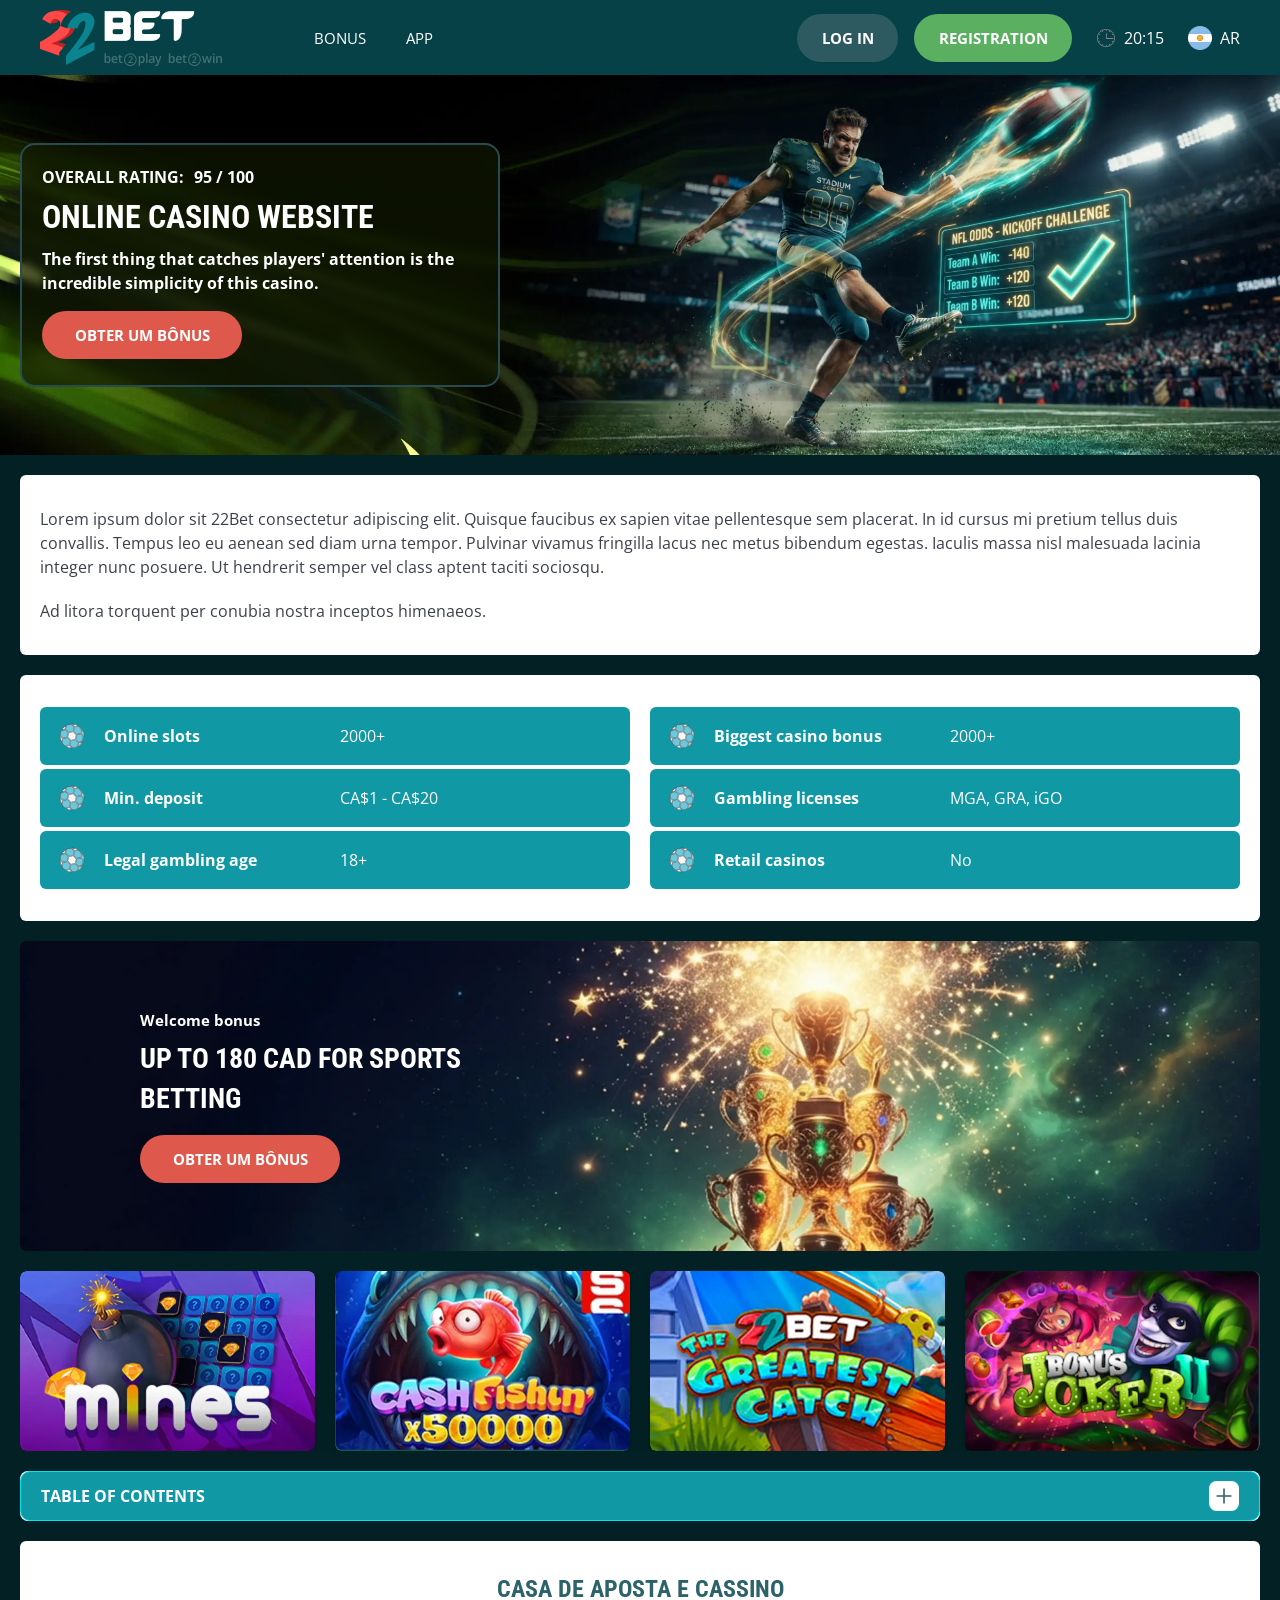
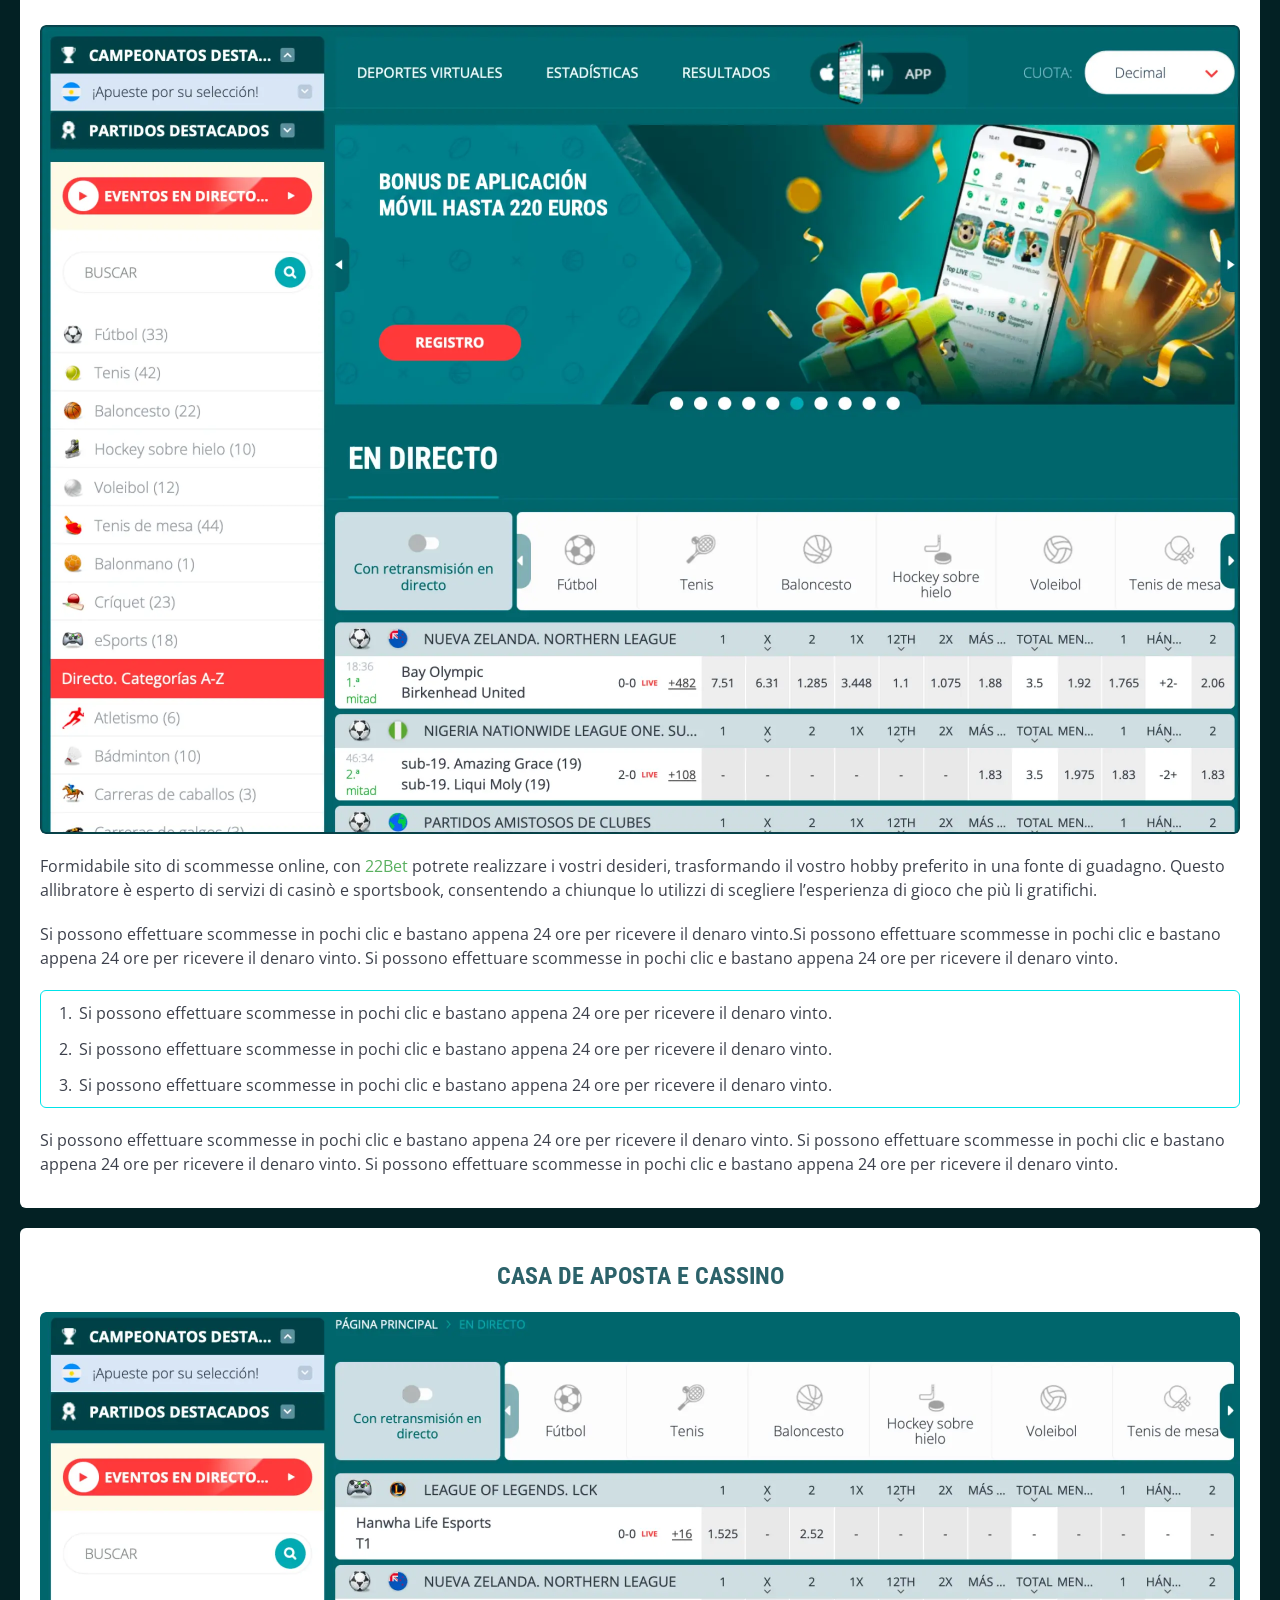
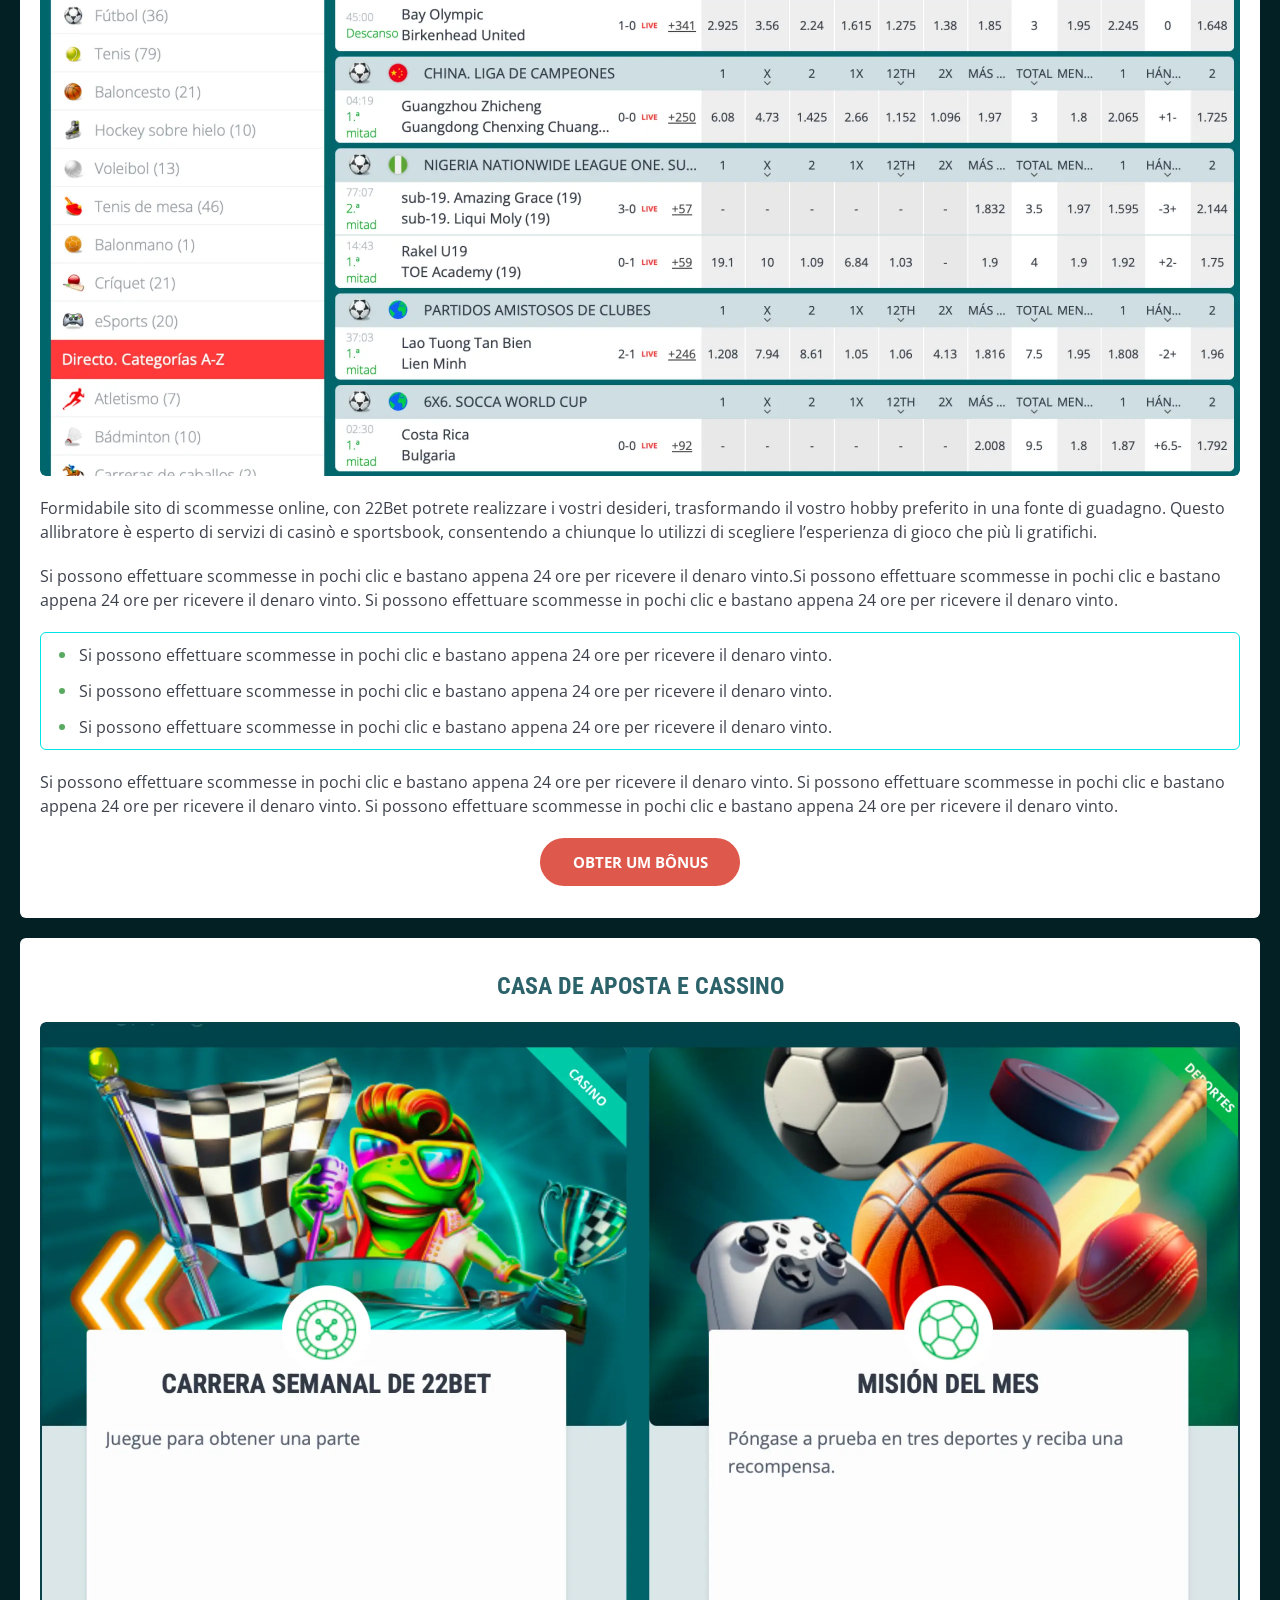
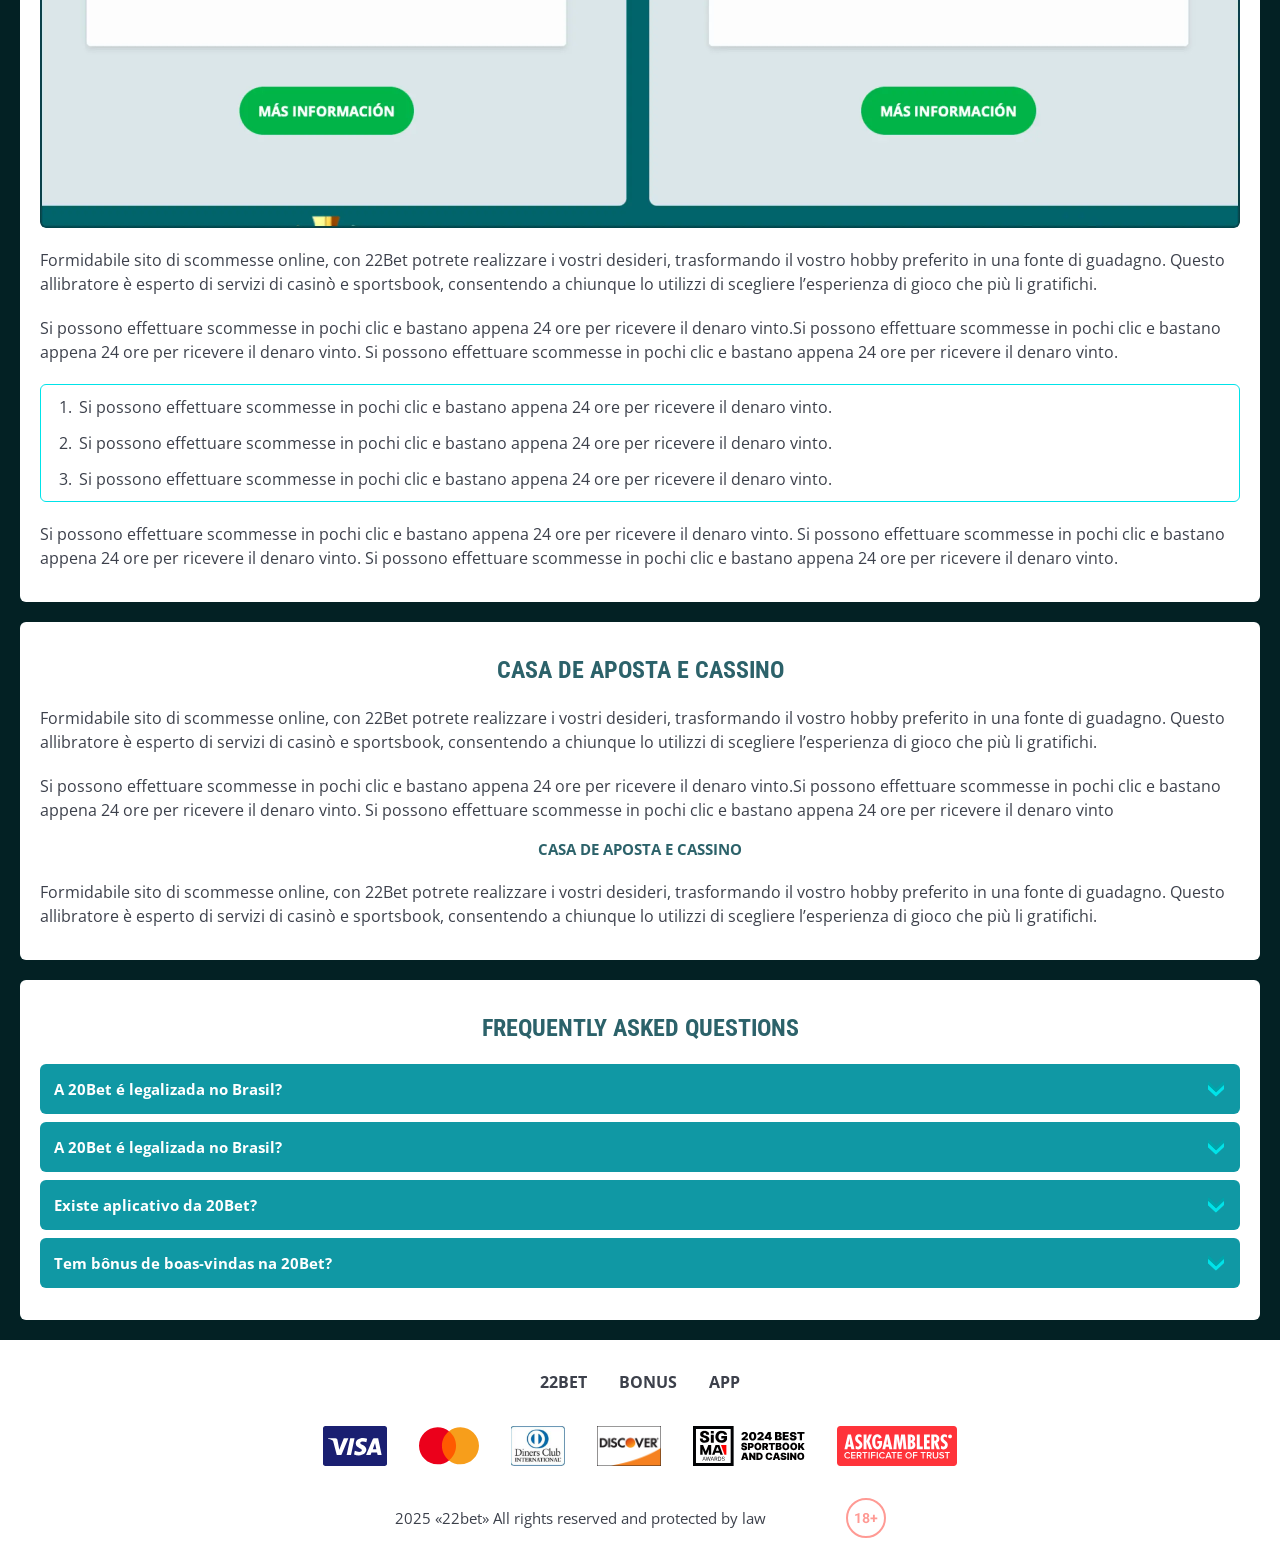
<file: index.html>
<!DOCTYPE html>
<html lang="ar">
  <head>
    <meta charset="UTF-8" />
   
    <meta name="viewport" content="width=device-width, initial-scale=1.0" />
    <title>22Bet </title>
    <meta name="description" content />
    <meta property="og:site_name" content />
    <meta property="og:title" content />
    <meta property="og:type" content="website" />
    <meta property="og:url" content />
    <meta property="og:image" content />
    <meta property="og:image:alt" content />
    <meta property="og:locale" content="ar" />
    <meta property="og:description" content />
    <link rel="preconnect" href="https://fonts.googleapis.com" />
    <link rel="preconnect" href="https://fonts.gstatic.com" crossorigin="anonymous" />
   <link href="https://fonts.googleapis.com/css2?family=Open+Sans:ital,wght@0,300..800;1,300..800&display=swap" rel="stylesheet">
<link href="https://fonts.googleapis.com/css?family=Roboto+Condensed&display=swap" rel="stylesheet">

   <link rel="stylesheet" href="./css/reset.css" />
    <link rel="stylesheet" href="./css/main.css" />
    <link rel="stylesheet" href="./css/media.css"/>
    <link rel="icon" href="./images/Group.png" type="image/x-icon"/>
    <script
    src="https://code.jquery.com/jquery-3.6.1.min.js"
    integrity="sha256-o88AwQnZB+VDvE9tvIXrMQaPlFFSUTR+nldQm1LuPXQ="
    crossorigin="anonymous"
  ></script>
  </head>
  <body>
    <header class="header">
      <section class="content header__content">
        <a href="./index.html" class="logo header__logo"
          ><img src="./images/logo.png" alt="logo" title
        /></a>
        <button class="header__btn-menu" >
          <svg width="16px" height="16px" viewBox="0 0 16 16" xmlns="http://www.w3.org/2000/svg">
              <rect y="0" width="16" height="3" rx="1.5"></rect>
              <rect y="6.5" width="16" height="3" rx="1.5"></rect>
              <rect y="13" width="16" height="3" rx="1.5"></rect>
            </svg>
        </button>

          <nav class="menu header__menu">
            <ul class="header__menu-list">
                
              <li >
                 <a href="./bonus.html" >
                Bonus
              </a>
             
              
            </li>
              <li>
                <a href="./app.html">
                 App
                </a>
              </li>
           
             
            </ul>
            <div class="header__button header__button-menu " >
              <a href="#" class="button  button__login-menu">log in</a>
              <a href="#" class="button button__menu">registration</a>
            </div>
           
          </nav>
            <a href="#" class="button button__login">log in</a>
            <a href="#" class="button button__singup">registration</a>
            <div id="clock" class="header__time">00:00</div>
            <a href="#" class="header__flag">
                <span><img src="./images/flag.png" alt="flag" title /></span>
                <span>ar</span>
              </a>
      </section>
    </header>
     <main class="main home main-page">
        <section class=" hero hero__page">
           
            <div class="background">
              <img src="./images/main/bg-main.webp" alt="hero" title />
              
            </div>
            <div class="hero__wrapper">
              <div class="hero__data">
                <div class="hero__rating" >
                  <p>Overall Rating:</p>
                 
                  <span >
                    <span >95</span>
                  <span>/</span> 
                  <span >100</span>
                  
                  </span>
                </div>
                <h1 class="title general hero__title">
                 Online Casino Website
                </h1>
                <p class="hero__text">The first thing that catches players' attention is the incredible simplicity of this casino.</p>
                <a href="#" class="button  hero__button">Obter um Bônus</a>
               
              </div>
             
            </div>
          </section>
      <section class="main__wrap main__wrap-page">
       
       <section class="content__wrapper content__wrapper-page">

         
        
       
          <section class="content article">
            <p>
             Lorem ipsum dolor sit 22Bet consectetur adipiscing elit. Quisque faucibus ex sapien vitae pellentesque sem placerat. In id cursus mi pretium tellus duis convallis. Tempus leo eu aenean sed diam urna tempor. Pulvinar vivamus fringilla lacus nec metus bibendum egestas. Iaculis massa nisl malesuada lacinia integer nunc posuere. Ut hendrerit semper vel class aptent taciti sociosqu.
            </p>
            <p>
             Ad litora torquent per conubia nostra inceptos himenaeos.
            </p>
          </section>
      <section class="content features">
           
              <table class="features__table">
               <tbody class="features__group">
                 
                   <tr>
                   <td><img src="./images/main/features-icon.svg" alt="" title>Online slots</td>
                   <td>2000+</td>
                  </tr>
                  <tr>
                   <td><img src="./images/main/features-icon.svg" alt="" title>Biggest casino bonus</td>
                   <td>2000+</td>
                  </tr>
                  <tr>
                   <td><img src="./images/main/features-icon.svg" alt="" title>Min. deposit</td>
                   <td>CA$1 - CA$20</td>
                  </tr>
              
                     <tr>
                     <td><img src="./images/main/features-icon.svg" alt="" title>Gambling licenses</td>
                     <td>MGA, GRA, iGO</td>
                   </tr>
                   <tr>
                     <td><img src="./images/main/features-icon.svg" alt="" title>Legal gambling age</td>
                     <td>18+</td>
                   </tr>
                   <tr>
                     <td><img src="./images/main/features-icon.svg" alt="" title>Retail casinos</td>
                     <td>No</td>
                   </tr>
                
               </tbody>
             </table>
            
         
           </section>  

        
             
             <section class="content banner banner-main">
            <div class="background ">
              
              <img src="./images/main/banner-main.webp" alt="banner" title />
              
            </div>
            <div class="banner__info">
                <p class="banner__subtitle">Welcome bonus</p>
              <h2 class="title high banner__title-main">
             up to 180 CAD
for sports betting
              </h2>
          
              <a href="#" class="button banner__button">Obter um Bônus</a>
            </div>
          </section>
          
           <section class="content casino">
           
              <ul class="casino__list ">
                <li class="casino__item">
                    <a href="#"><div class="casino__wrapper">
                      <img class="casino__img" src="./images/main/card-main1.webp" alt="" title>
                    <div class="casino__hover casino__hover-live">
                        
                        <div class="casino-box">
                            
                        <span href="#" class="button  casino__buttons">Play now</span>
                        </div>
                    </div>
                    </div>
                    </a>
                </li>
                <li class="casino__item">
                  <a href="#"><div class="casino__wrapper">
                      <img class="casino__img" src="./images/main/card-main2.webp" alt="" title>
                    <div class="casino__hover casino__hover-live">
                        
                        <div class="casino-box">
                            
                        <span href="#" class="button  casino__buttons">Play now</span>
                        </div>
                    </div>
                    </div>
                    </a>
              </li>
              <li class="casino__item">
              <a href="#"><div class="casino__wrapper">
                      <img class="casino__img" src="./images/main/card-main3.webp" alt="" title>
                    <div class="casino__hover casino__hover-live">
                        
                        <div class="casino-box">
                            
                        <span href="#" class="button  casino__buttons">Play now</span>
                        </div>
                    </div>
                    </div>
                    </a>
            </li>
             <li class="casino__item">
                <a href="#"><div class="casino__wrapper">
                      <img class="casino__img" src="./images/main/card-main4.webp" alt="" title>
                    <div class="casino__hover casino__hover-live">
                        
                        <div class="casino-box">
                            
                        <span href="#" class="button  casino__buttons">Play now</span>
                        </div>
                    </div>
                    </div>
                    </a>
            </li>
        

              </ul>
         </section>
              <section class="content menu-review__content">
              

            
                <div class="menu__review-desk menu__review-content">Table of Contents</div>
                <ul class="menu__review menu__review-list">
                  <li><a href="#">Lorem ipsum dolor sit</a></li>
                    <li><a href="#">Amet consectetur adipiscing</a></li>
                      <li><a href="#">Quisque faucibus ex sapien vitae</a></li>
                        <li><a href="#">Ut hendrerit sempero</a></li>
                          <li><a href="#">Pulvinar vivamus fringilla</a></li>
                           <li><a href="#">Ad litora torquent per conubia</a></li>
                         
                          
                </ul>
             
          
          </section>
          
        
          <section class="content article">
            <h2 class="title high article__title">Casa de Aposta e Cassino</h2>
             <div class="images">
              <img src="./images/main/image1-main.webp" alt="banner" title />
            </div>
            <p>
             Formidabile sito di scommesse online, con <a href="#">22Bet</a> potrete realizzare i vostri desideri, trasformando il vostro hobby preferito in una fonte di guadagno. Questo allibratore è esperto di servizi di casinò e sportsbook, consentendo a chiunque lo utilizzi di scegliere l’esperienza di gioco che più li gratifichi.
            </p>
            <p>
             Si possono effettuare scommesse in pochi clic e bastano appena 24 ore per ricevere il denaro vinto.Si possono effettuare scommesse in pochi clic e bastano appena 24 ore per ricevere il denaro vinto. Si possono effettuare scommesse in pochi clic e bastano appena 24 ore per ricevere il denaro vinto.
            </p>
           <ol>
              <li>Si possono effettuare scommesse in pochi clic e bastano appena 24 ore per ricevere il denaro vinto.</li>
              <li>Si possono effettuare scommesse in pochi clic e bastano appena 24 ore per ricevere il denaro vinto.</li>
              <li>Si possono effettuare scommesse in pochi clic e bastano appena 24 ore per ricevere il denaro vinto.</li>
            </ol>
            <p>Si possono effettuare scommesse in pochi clic e bastano appena 24 ore per ricevere il denaro vinto. Si possono effettuare scommesse in pochi clic e bastano appena 24 ore per ricevere il denaro vinto. Si possono effettuare scommesse in pochi clic e bastano appena 24 ore per ricevere il denaro vinto.</p>
          </section>
           <section class="content article">
            <h2 class="title high article__title">Casa de Aposta e Cassino</h2>
             <div class="images">
              <img src="./images/main/image2-main.webp" alt="banner" title />
            </div>
            <p>
             Formidabile sito di scommesse online, con 22Bet potrete realizzare i vostri desideri, trasformando il vostro hobby preferito in una fonte di guadagno. Questo allibratore è esperto di servizi di casinò e sportsbook, consentendo a chiunque lo utilizzi di scegliere l’esperienza di gioco che più li gratifichi.
            </p>
            <p>
             Si possono effettuare scommesse in pochi clic e bastano appena 24 ore per ricevere il denaro vinto.Si possono effettuare scommesse in pochi clic e bastano appena 24 ore per ricevere il denaro vinto. Si possono effettuare scommesse in pochi clic e bastano appena 24 ore per ricevere il denaro vinto.
            </p>
           <ul>
              <li>Si possono effettuare scommesse in pochi clic e bastano appena 24 ore per ricevere il denaro vinto.</li>
              <li>Si possono effettuare scommesse in pochi clic e bastano appena 24 ore per ricevere il denaro vinto.</li>
              <li>Si possono effettuare scommesse in pochi clic e bastano appena 24 ore per ricevere il denaro vinto.</li>
            </ul>
            <p>Si possono effettuare scommesse in pochi clic e bastano appena 24 ore per ricevere il denaro vinto. Si possono effettuare scommesse in pochi clic e bastano appena 24 ore per ricevere il denaro vinto. Si possono effettuare scommesse in pochi clic e bastano appena 24 ore per ricevere il denaro vinto.</p>
         <a href="#" class="button">Obter um Bônus</a>
          </section>
           <section class="content article">
            <h2 class="title high article__title">Casa de Aposta e Cassino</h2>
             <div class="images">
              <img src="./images/main/image3-main.webp" alt="banner" title />
            </div>
            <p>
             Formidabile sito di scommesse online, con 22Bet potrete realizzare i vostri desideri, trasformando il vostro hobby preferito in una fonte di guadagno. Questo allibratore è esperto di servizi di casinò e sportsbook, consentendo a chiunque lo utilizzi di scegliere l’esperienza di gioco che più li gratifichi.
            </p>
            <p>
             Si possono effettuare scommesse in pochi clic e bastano appena 24 ore per ricevere il denaro vinto.Si possono effettuare scommesse in pochi clic e bastano appena 24 ore per ricevere il denaro vinto. Si possono effettuare scommesse in pochi clic e bastano appena 24 ore per ricevere il denaro vinto.
            </p>
           <ol>
              <li>Si possono effettuare scommesse in pochi clic e bastano appena 24 ore per ricevere il denaro vinto.</li>
              <li>Si possono effettuare scommesse in pochi clic e bastano appena 24 ore per ricevere il denaro vinto.</li>
              <li>Si possono effettuare scommesse in pochi clic e bastano appena 24 ore per ricevere il denaro vinto.</li>
            </ol>
            <p>Si possono effettuare scommesse in pochi clic e bastano appena 24 ore per ricevere il denaro vinto. Si possono effettuare scommesse in pochi clic e bastano appena 24 ore per ricevere il denaro vinto. Si possono effettuare scommesse in pochi clic e bastano appena 24 ore per ricevere il denaro vinto.</p>
          </section>
           <section class="content article">
            <h2 class="title high article__title">Casa de Aposta e Cassino</h2>
            <p>Formidabile sito di scommesse online, con 22Bet potrete realizzare i vostri desideri, trasformando il vostro hobby preferito in una fonte di guadagno. Questo allibratore è esperto di servizi di casinò e sportsbook, consentendo a chiunque lo utilizzi di scegliere l’esperienza di gioco che più li gratifichi.</p>
            <p>Si possono effettuare scommesse in pochi clic e bastano appena 24 ore per ricevere il denaro vinto.Si possono effettuare scommesse in pochi clic e bastano appena 24 ore per ricevere il denaro vinto. Si possono effettuare scommesse in pochi clic e bastano appena 24 ore per ricevere il denaro vinto</p>
            <h3>Casa de Aposta e Cassino</h3>
            <p>Formidabile sito di scommesse online, con 22Bet potrete realizzare i vostri desideri, trasformando il vostro hobby preferito in una fonte di guadagno. Questo allibratore è esperto di servizi di casinò e sportsbook, consentendo a chiunque lo utilizzi di scegliere l’esperienza di gioco che più li gratifichi.</p>
           </section>

          <section class="content faq">
            <h2 class="title high faq__title">Frequently Asked Questions</h2>
            <ol class="faq__list " >
              <li class="faq__item"  >
                <h3 class="title medium faq__subtitle js-button-expander js-button-expander--faq"  >A 20Bet é legalizada no Brasil?
                 </h3>
                <div  class="faq__answer js-expand-content js-expand-content--faq" >
                  <p  >
                    Sim, a casa de apostas tem licença emitida por Curaçao, que é reconhecida no Brasil e a permite atuar por aqui.
                  </p>
                </div>
              </li>
              <li class="faq__item"  >
                <h3 class="title medium faq__subtitle js-button-expander js-button-expander--faq"  >A 20Bet é legalizada no Brasil?</h3>
                <div class="faq__answer js-expand-content js-expand-content--faq" >
                  <p  >
                    Sim, a casa de apostas tem licença emitida por Curaçao, que é reconhecida no Brasil e a permite atuar por aqui.
                  </p>
                </div>
              </li> 
              <li class="faq__item"  >
                <h3 class="title medium faq__subtitle js-button-expander js-button-expander--faq"  >Existe aplicativo da 20Bet?</h3>
                <div class="faq__answer js-expand-content js-expand-content--faq" >
                  <p  >
                   Sim, disponível para sistemas operacionais iOS e Android.
                  </p>
                </div>
              </li> 
              <li class="faq__item"  >
                <h3 class="title medium faq__subtitle js-button-expander js-button-expander--faq"  >Tem bônus de boas-vindas na 20Bet?</h3>
                <div class="faq__answer js-expand-content js-expand-content--faq" >
                  <p  >
                   O pacote especial para novos usuários da 20Bet paga 100% sobre o primeiro depósito, com limite de 600 BRL.
                  </p>
                </div>
              </li> 
             
            </ol>
          </section>
          
        </section> 
      
        <div class=""  onclick="scrollToTop()">
          <button class="main__arrow" id="scrollToTopBtn"></button>
        </div> 
        
      </section>
    </main> 
     <footer class=" footer ">
      <section class="content footer__content">
        <ul class="footer__menu">
         <li><a href="/">22bet</a></li>
         <li><a href="./bonus.html">Bonus</a></li>
         <li><a href="./app.html">App</a></li>
        
        </ul>
       
          <ul class="footer__cards-list">
           
            <li>
              <a href="#"
                ><img src="./images/visa.svg" alt="cardvisa" title
              /></a>
            </li>
            <li>
              <a href="#"
                ><img
                  src="./images/mastercard.svg"
                  alt="mastercard"
                  title
              /></a>
            </li>
            <li>
                <a href="#"
                  ><img src="./images/diners.svg" alt="diners" title
                /></a>
              </li>
              <li>
                <a href="#"
                  ><img src="./images/discover.svg" alt="discover" title
                /></a>
              </li>
              <li>
                <a href="#"
                  ><img src="./images/sigma.svg" alt="sigma" title
                /></a>
              </li>
              <li>
                <a href="#"
                  ><img src="./images/ask.svg" alt="ask" title
                /></a>
              </li>
            
          </ul>
       
        <div class="footer__wrapp">
          <div class="footer__text">
           
            <p>2025 «22bet» All rights reserved and protected by law
</p>
           
          </div>
          <div class="footer__age">
            <img src="./images/age.svg" alt="age" title />
          </div>
        </div>
      
      </section>
    </footer>
    <script src="./js/arrowUp.js" defer></script>
    <script src="./js/sidebar.js" defer></script>
    <script src="./js/expander.js" defer></script>
    <script src="./js/mobile-menu.js" defer></script>
    <script src="./js/clock.js" defer></script>
  </body>
</html>
</file>
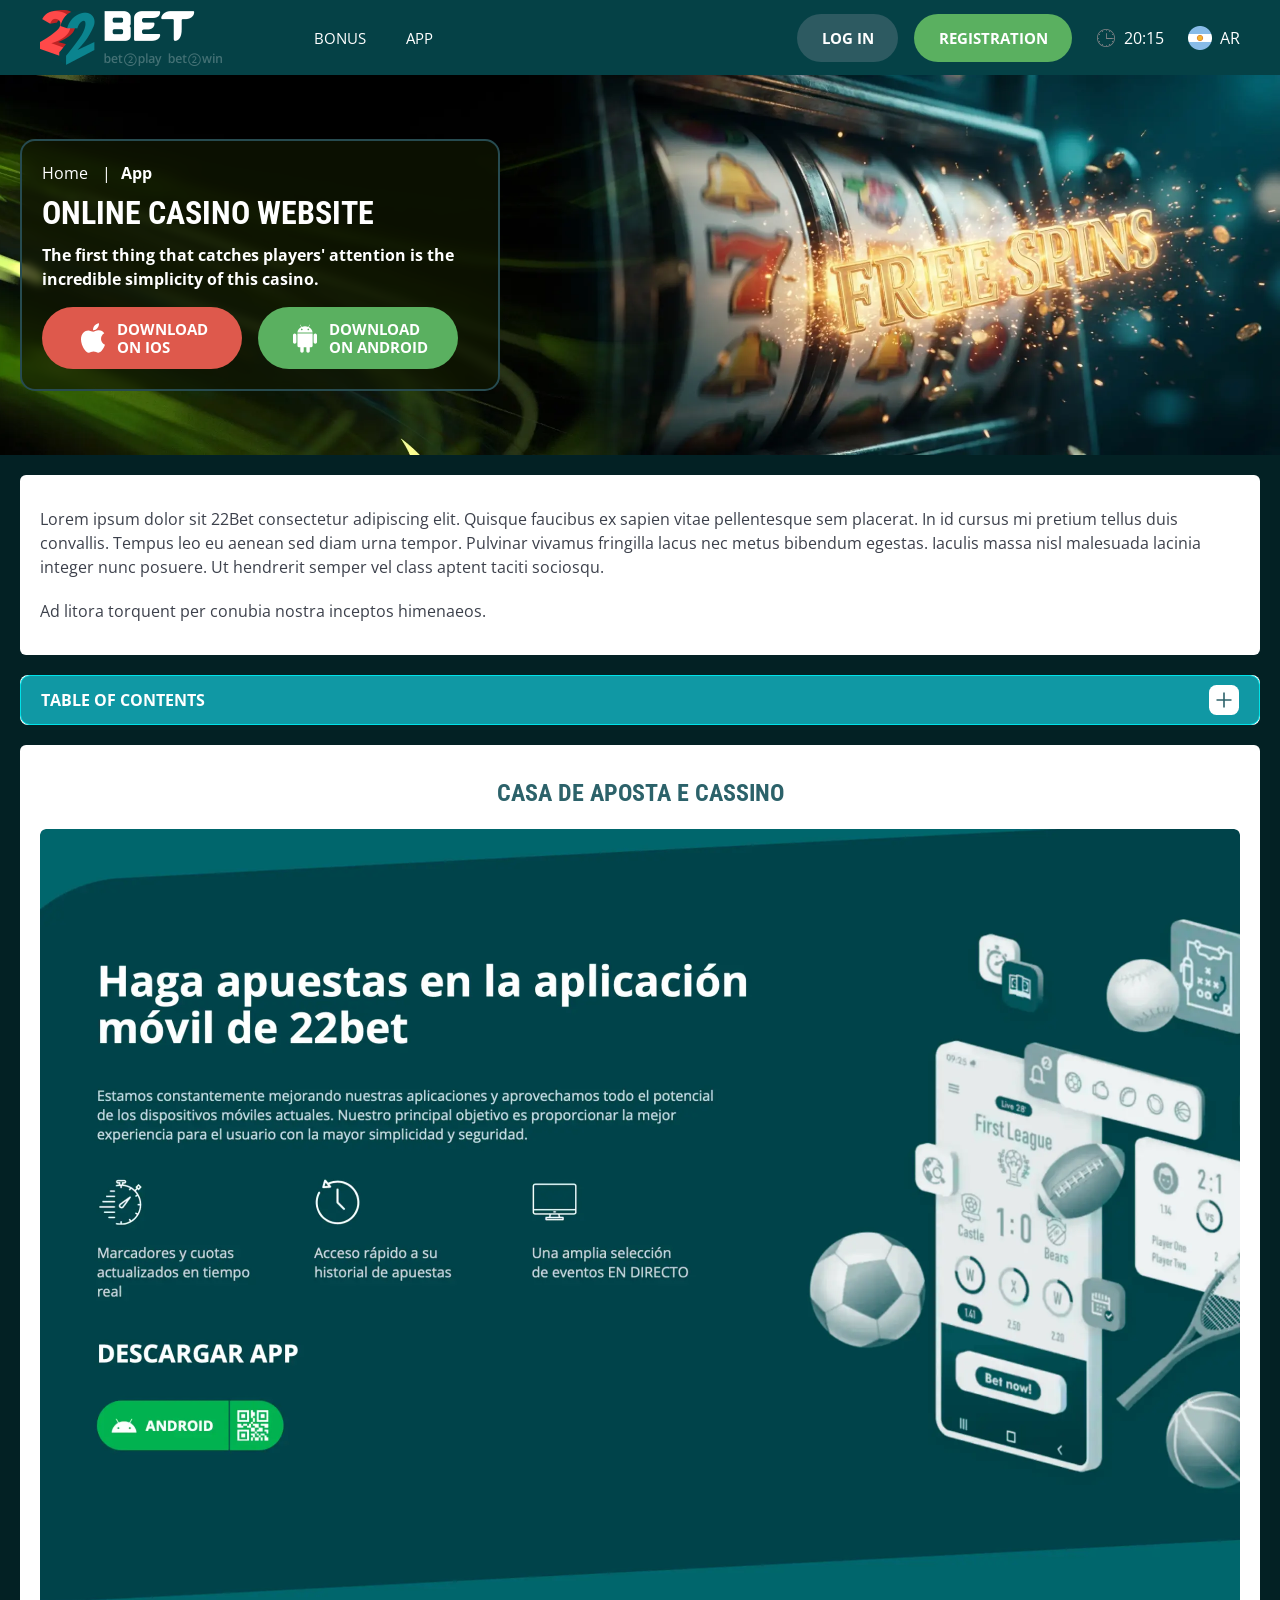
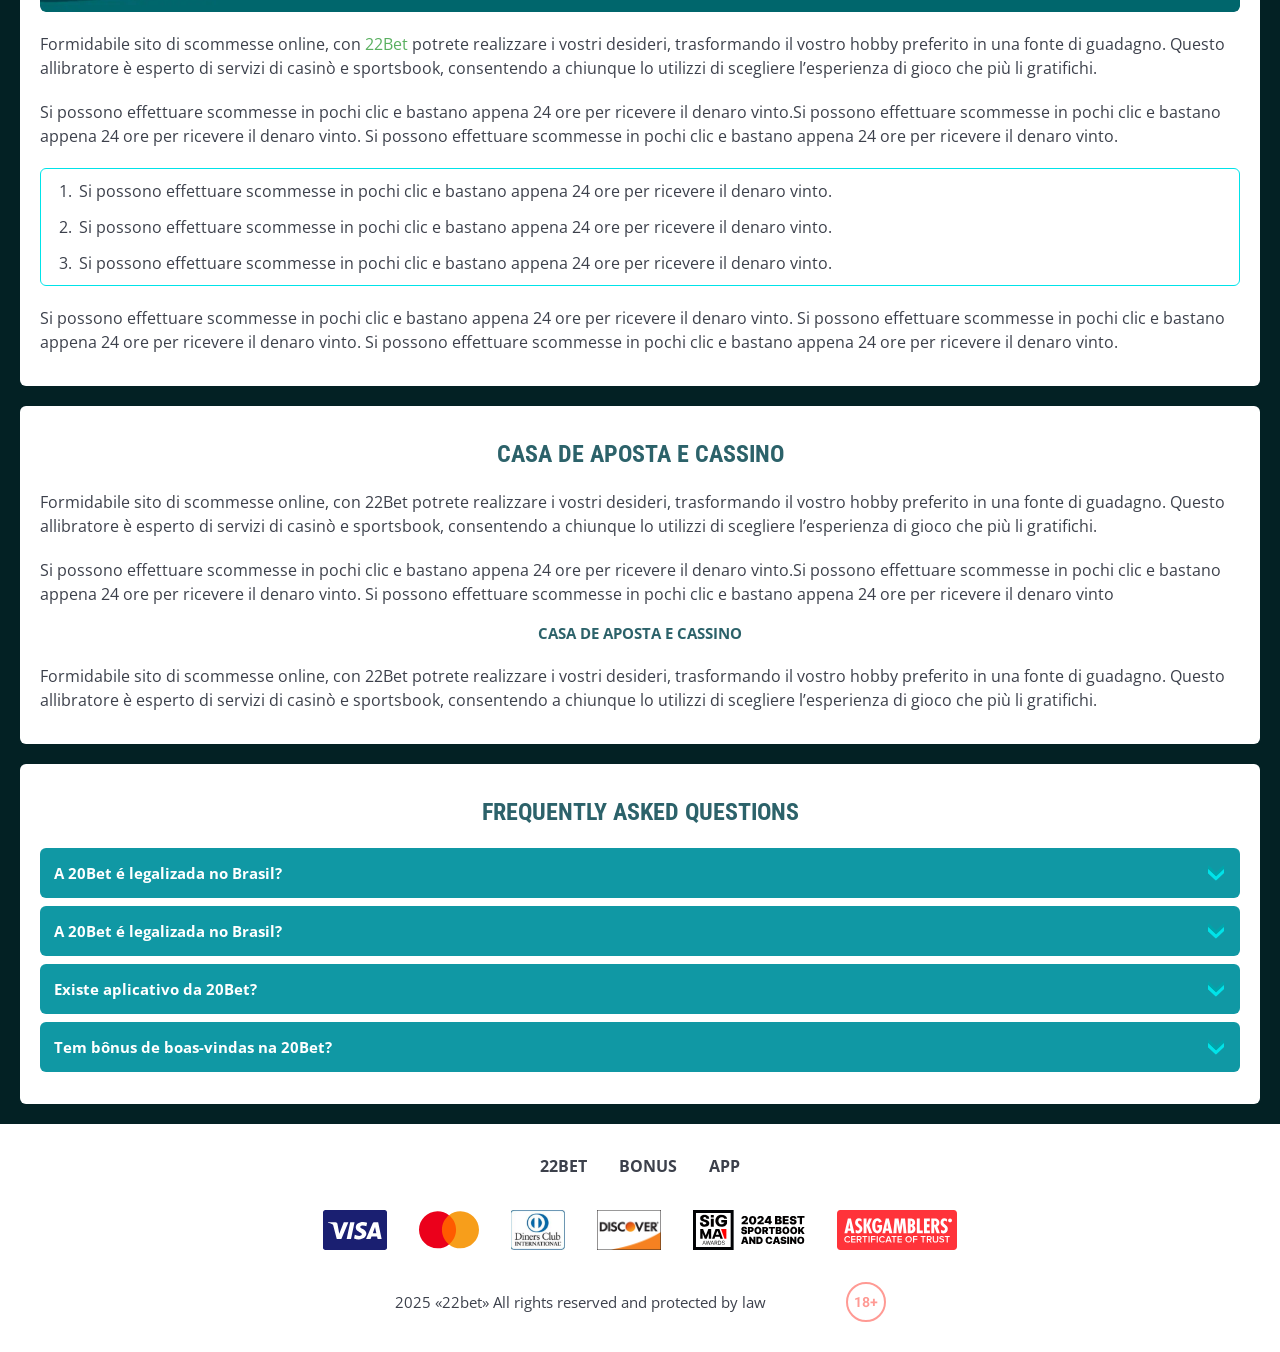
<file: app.html>
<!DOCTYPE html>
<html lang="ar">
  <head>
    <meta charset="UTF-8" />
   
    <meta name="viewport" content="width=device-width, initial-scale=1.0" />
    <title>22Bet </title>
    <meta name="description" content />
    <meta property="og:site_name" content />
    <meta property="og:title" content />
    <meta property="og:type" content="website" />
    <meta property="og:url" content />
    <meta property="og:image" content />
    <meta property="og:image:alt" content />
    <meta property="og:locale" content="ar" />
    <meta property="og:description" content />
    <link rel="preconnect" href="https://fonts.googleapis.com" />
    <link rel="preconnect" href="https://fonts.gstatic.com" crossorigin="anonymous" />
   <link href="https://fonts.googleapis.com/css2?family=Open+Sans:ital,wght@0,300..800;1,300..800&display=swap" rel="stylesheet">
<link href="https://fonts.googleapis.com/css?family=Roboto+Condensed&display=swap" rel="stylesheet">

   <link rel="stylesheet" href="./css/reset.css" />
    <link rel="stylesheet" href="./css/main.css" />
    <link rel="stylesheet" href="./css/media.css"/>
    <link rel="icon" href="./images/Group.png" type="image/x-icon"/>
    <script
    src="https://code.jquery.com/jquery-3.6.1.min.js"
    integrity="sha256-o88AwQnZB+VDvE9tvIXrMQaPlFFSUTR+nldQm1LuPXQ="
    crossorigin="anonymous"
  ></script>
  </head>
  <body>
    <header class="header">
      <section class="content header__content">
        <a href="./index.html" class="logo header__logo"
          ><img src="./images/logo.png" alt="logo" title
        /></a>
        <button class="header__btn-menu" >
          <svg width="16px" height="16px" viewBox="0 0 16 16" xmlns="http://www.w3.org/2000/svg">
              <rect y="0" width="16" height="3" rx="1.5"></rect>
              <rect y="6.5" width="16" height="3" rx="1.5"></rect>
              <rect y="13" width="16" height="3" rx="1.5"></rect>
            </svg>
        </button>

          <nav class="menu header__menu">
        <ul class="header__menu-list">
                
              <li >
                 <a href="./bonus.html" >
                Bonus
              </a>
             
              
            </li>
              <li>
                <a href="./app.html">
                 App
                </a>
              </li>
           
             
            </ul>
            <div class="header__button header__button-menu " >
              <a href="#" class="button  button__login-menu">log in</a>
              <a href="#" class="button button__menu">registration</a>
            </div>
           
          </nav>
            <a href="#" class="button button__login">log in</a>
            <a href="#" class="button button__singup">registration</a>
            <div id="clock" class="header__time">00:00</div>
            <a href="#" class="header__flag">
                <span><img src="./images/flag.png" alt="flag" title /></span>
                <span>ar</span>
              </a>
      </section>
    </header>
     <main class="main home main-page">
        <section class=" hero hero__page">
           
            <div class="background ">
              <img src="./images/app/bg-app.webp" alt="hero" title />
              
            </div>
            <div class="hero__wrapper hero__wrapper-page">
              <div class="hero__data hero__data-bonus">
                <ul
                class="breadcrumbs "
                
              >
                <li
                  
                >
                  <a href="#" >
                    <span >Home</span></a
                  >
                 
                </li>
                <li
                  
                >
                  <a href="/" > <span >App</span></a>
                 
                </li>
              </ul>
                <h1 class="title general hero__title">
                  Online Casino Website
                </h1>
                 <p class="hero__text">The first thing that catches players' attention is the incredible simplicity of this casino.</p>
               
              <div class="banner__content banner__content-app">
             
                  <a href="#" class="banner__btn banner__btn-app">
                    <img src="./images/main/apple-app.svg" alt="icon" title>
                   Download  </br>
on IOS 
                  </a>
                  <a href="#" class="banner__btn banner__btn-android"
                    > <img src="./images/main/android-app.svg" alt="icon" title>Download  </br>
on Android </a
                  >
                </div>
              </div>
             
            </div>
          </section>
      <section class="main__wrap main__wrap-page">
       
       <section class="content__wrapper content__wrapper-page">

         
        
       
          <section class="content article">
            <p>
             Lorem ipsum dolor sit 22Bet consectetur adipiscing elit. Quisque faucibus ex sapien vitae pellentesque sem placerat. In id cursus mi pretium tellus duis convallis. Tempus leo eu aenean sed diam urna tempor. Pulvinar vivamus fringilla lacus nec metus bibendum egestas. Iaculis massa nisl malesuada lacinia integer nunc posuere. Ut hendrerit semper vel class aptent taciti sociosqu.
            </p>
            <p>
             Ad litora torquent per conubia nostra inceptos himenaeos.
            </p>
          </section>
         
       <section class="content menu-review__content">
              

            
                <div class="menu__review-desk menu__review-content">Table of Contents</div>
                <ul class="menu__review menu__review-list">
                  <li><a href="#">Lorem ipsum dolor sit</a></li>
                    <li><a href="#">Amet consectetur adipiscing</a></li>
                      <li><a href="#">Quisque faucibus ex sapien vitae</a></li>
                        <li><a href="#">Ut hendrerit sempero</a></li>
                          <li><a href="#">Pulvinar vivamus fringilla</a></li>
                           <li><a href="#">Ad litora torquent per conubia</a></li>
                         
                          
                </ul>
             
          
          </section>
        
          <section class="content article">
            <h2 class="title high article__title">Casa de Aposta e Cassino</h2>
             <div class="images">
              <img src="./images/app/image1-app.webp" alt="banner" title />
            </div>
            <p>
             Formidabile sito di scommesse online, con <a href="#">22Bet</a> potrete realizzare i vostri desideri, trasformando il vostro hobby preferito in una fonte di guadagno. Questo allibratore è esperto di servizi di casinò e sportsbook, consentendo a chiunque lo utilizzi di scegliere l’esperienza di gioco che più li gratifichi.
            </p>
            <p>
             Si possono effettuare scommesse in pochi clic e bastano appena 24 ore per ricevere il denaro vinto.Si possono effettuare scommesse in pochi clic e bastano appena 24 ore per ricevere il denaro vinto. Si possono effettuare scommesse in pochi clic e bastano appena 24 ore per ricevere il denaro vinto.
            </p>
           <ol>
              <li>Si possono effettuare scommesse in pochi clic e bastano appena 24 ore per ricevere il denaro vinto.</li>
              <li>Si possono effettuare scommesse in pochi clic e bastano appena 24 ore per ricevere il denaro vinto.</li>
              <li>Si possono effettuare scommesse in pochi clic e bastano appena 24 ore per ricevere il denaro vinto.</li>
            </ol>
            <p>Si possono effettuare scommesse in pochi clic e bastano appena 24 ore per ricevere il denaro vinto. Si possono effettuare scommesse in pochi clic e bastano appena 24 ore per ricevere il denaro vinto. Si possono effettuare scommesse in pochi clic e bastano appena 24 ore per ricevere il denaro vinto.</p>
          </section>
         
         
           <section class="content article">
            <h2 class="title high article__title">Casa de Aposta e Cassino</h2>
            <p>Formidabile sito di scommesse online, con 22Bet potrete realizzare i vostri desideri, trasformando il vostro hobby preferito in una fonte di guadagno. Questo allibratore è esperto di servizi di casinò e sportsbook, consentendo a chiunque lo utilizzi di scegliere l’esperienza di gioco che più li gratifichi.</p>
            <p>Si possono effettuare scommesse in pochi clic e bastano appena 24 ore per ricevere il denaro vinto.Si possono effettuare scommesse in pochi clic e bastano appena 24 ore per ricevere il denaro vinto. Si possono effettuare scommesse in pochi clic e bastano appena 24 ore per ricevere il denaro vinto</p>
            <h3>Casa de Aposta e Cassino</h3>
            <p>Formidabile sito di scommesse online, con 22Bet potrete realizzare i vostri desideri, trasformando il vostro hobby preferito in una fonte di guadagno. Questo allibratore è esperto di servizi di casinò e sportsbook, consentendo a chiunque lo utilizzi di scegliere l’esperienza di gioco che più li gratifichi.</p>
           </section>

          <section class="content faq">
            <h2 class="title high faq__title">Frequently Asked Questions</h2>
            <ul class="faq__list " >
              <li class="faq__item"  >
                <h3 class="title medium faq__subtitle js-button-expander js-button-expander--faq"  >A 20Bet é legalizada no Brasil?
                 </h3>
                <div  class="faq__answer js-expand-content js-expand-content--faq" >
                  <p  >
                    Sim, a casa de apostas tem licença emitida por Curaçao, que é reconhecida no Brasil e a permite atuar por aqui.
                  </p>
                </div>
              </li>
              <li class="faq__item"  >
                <h3 class="title medium faq__subtitle js-button-expander js-button-expander--faq"  >A 20Bet é legalizada no Brasil?</h3>
                <div class="faq__answer js-expand-content js-expand-content--faq" >
                  <p  >
                    Sim, a casa de apostas tem licença emitida por Curaçao, que é reconhecida no Brasil e a permite atuar por aqui.
                  </p>
                </div>
              </li> 
              <li class="faq__item"  >
                <h3 class="title medium faq__subtitle js-button-expander js-button-expander--faq"  >Existe aplicativo da 20Bet?</h3>
                <div class="faq__answer js-expand-content js-expand-content--faq" >
                  <p  >
                   Sim, disponível para sistemas operacionais iOS e Android.
                  </p>
                </div>
              </li> 
              <li class="faq__item"  >
                <h3 class="title medium faq__subtitle js-button-expander js-button-expander--faq"  >Tem bônus de boas-vindas na 20Bet?</h3>
                <div class="faq__answer js-expand-content js-expand-content--faq" >
                  <p  >
                   O pacote especial para novos usuários da 20Bet paga 100% sobre o primeiro depósito, com limite de 600 BRL.
                  </p>
                </div>
              </li> 
             
            </ul>
          </section>
          
        </section> 
      
        <div class=""  onclick="scrollToTop()">
          <button class="main__arrow" id="scrollToTopBtn"></button>
        </div> 
        
      </section>
    </main> 
 <footer class=" footer ">
      <section class="content footer__content">
        <ul class="footer__menu">
          <li><a href="/">22bet</a></li>
         <li><a href="./bonus.html">Bonus</a></li>
         <li><a href="./app.html">App</a></li>
        
        </ul>
       
          <ul class="footer__cards-list">
           
            <li>
              <a href="#"
                ><img src="./images/visa.svg" alt="cardvisa" title
              /></a>
            </li>
            <li>
              <a href="#"
                ><img
                  src="./images/mastercard.svg"
                  alt="mastercard"
                  title
              /></a>
            </li>
            <li>
                <a href="#"
                  ><img src="./images/diners.svg" alt="diners" title
                /></a>
              </li>
              <li>
                <a href="#"
                  ><img src="./images/discover.svg" alt="discover" title
                /></a>
              </li>
              <li>
                <a href="#"
                  ><img src="./images/sigma.svg" alt="sigma" title
                /></a>
              </li>
              <li>
                <a href="#"
                  ><img src="./images/ask.svg" alt="ask" title
                /></a>
              </li>
            
          </ul>
       
        <div class="footer__wrapp">
          <div class="footer__text">
           
            <p>2025 «22bet» All rights reserved and protected by law

</p>
           
          </div>
          <div class="footer__age">
            <img src="./images/age.svg" alt="age" title />
          </div>
        </div>
      
      </section>
    </footer>
    <script src="./js/arrowUp.js" defer></script>
    <script src="./js/sidebar.js" defer></script>
    <script src="./js/expander.js" defer></script>
    <script src="./js/mobile-menu.js" defer></script>
    <script src="./js/clock.js" defer></script>
  </body>
</html>
</file>
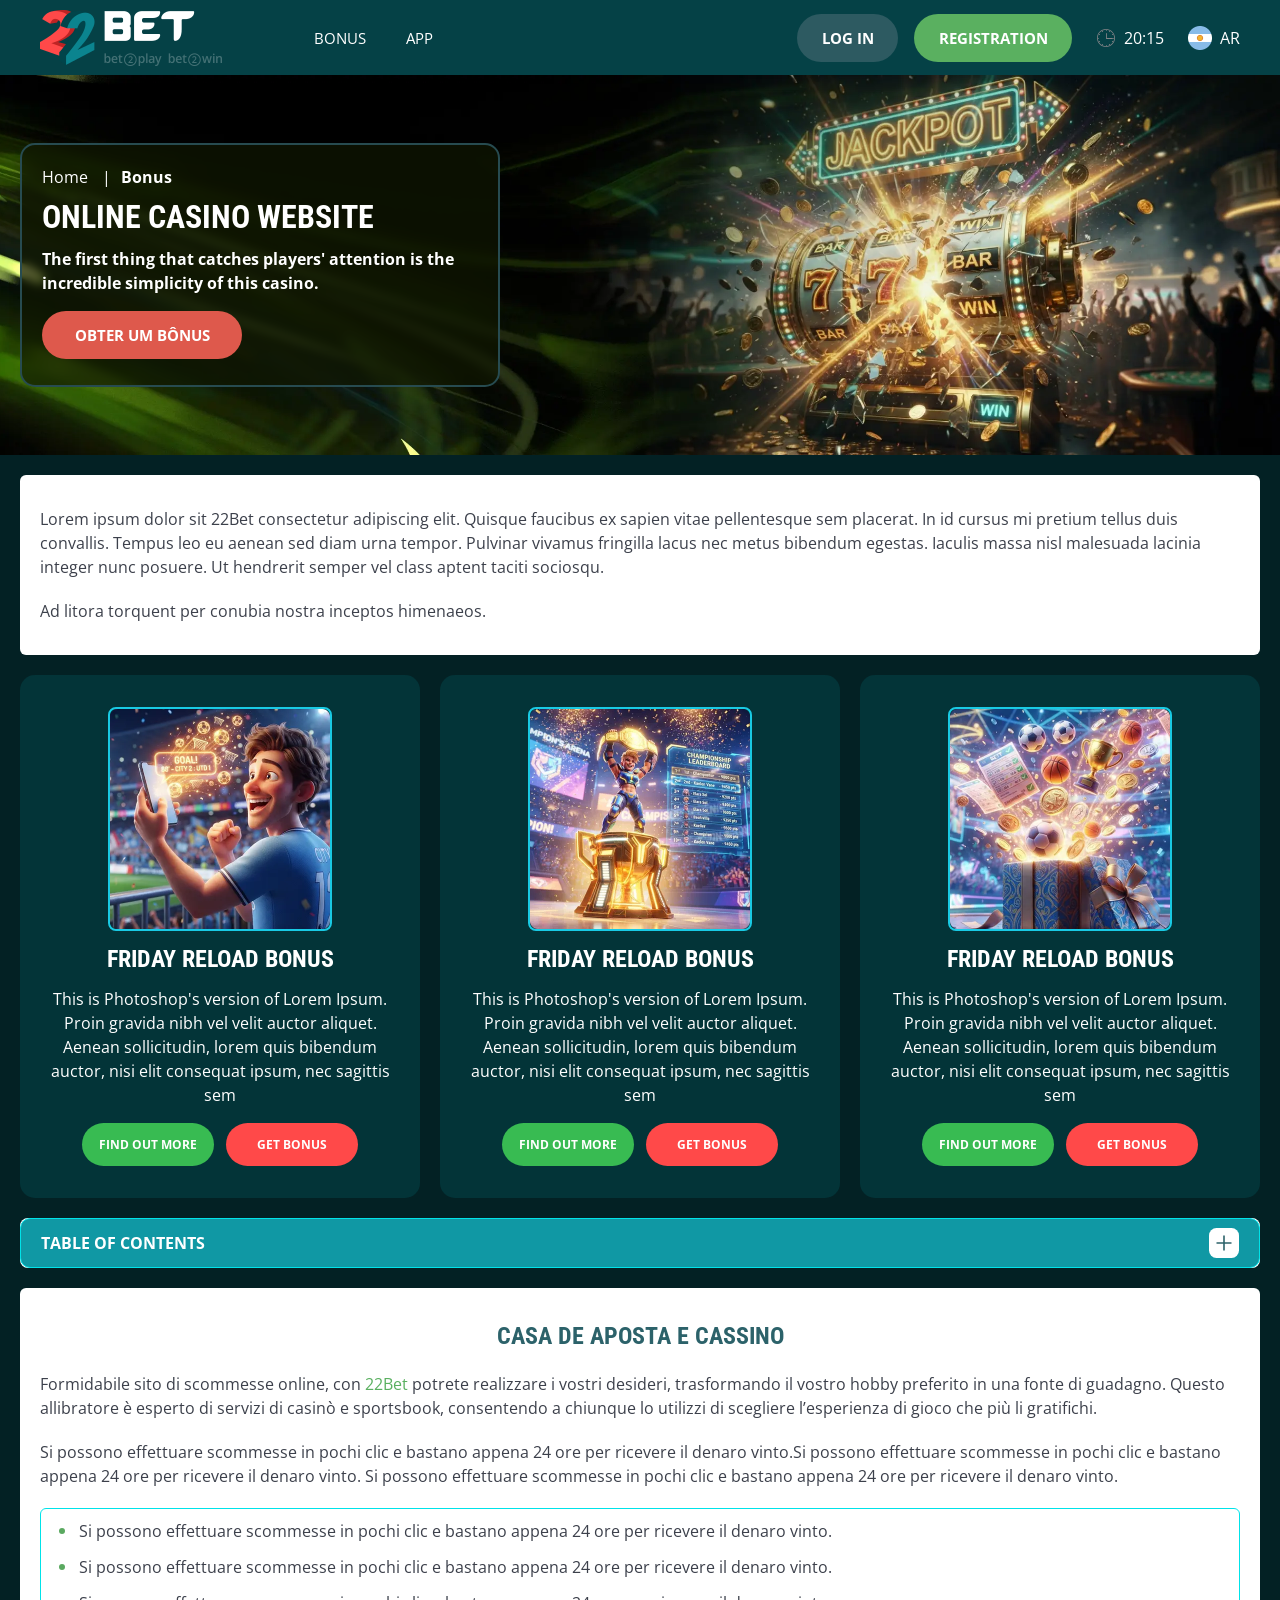
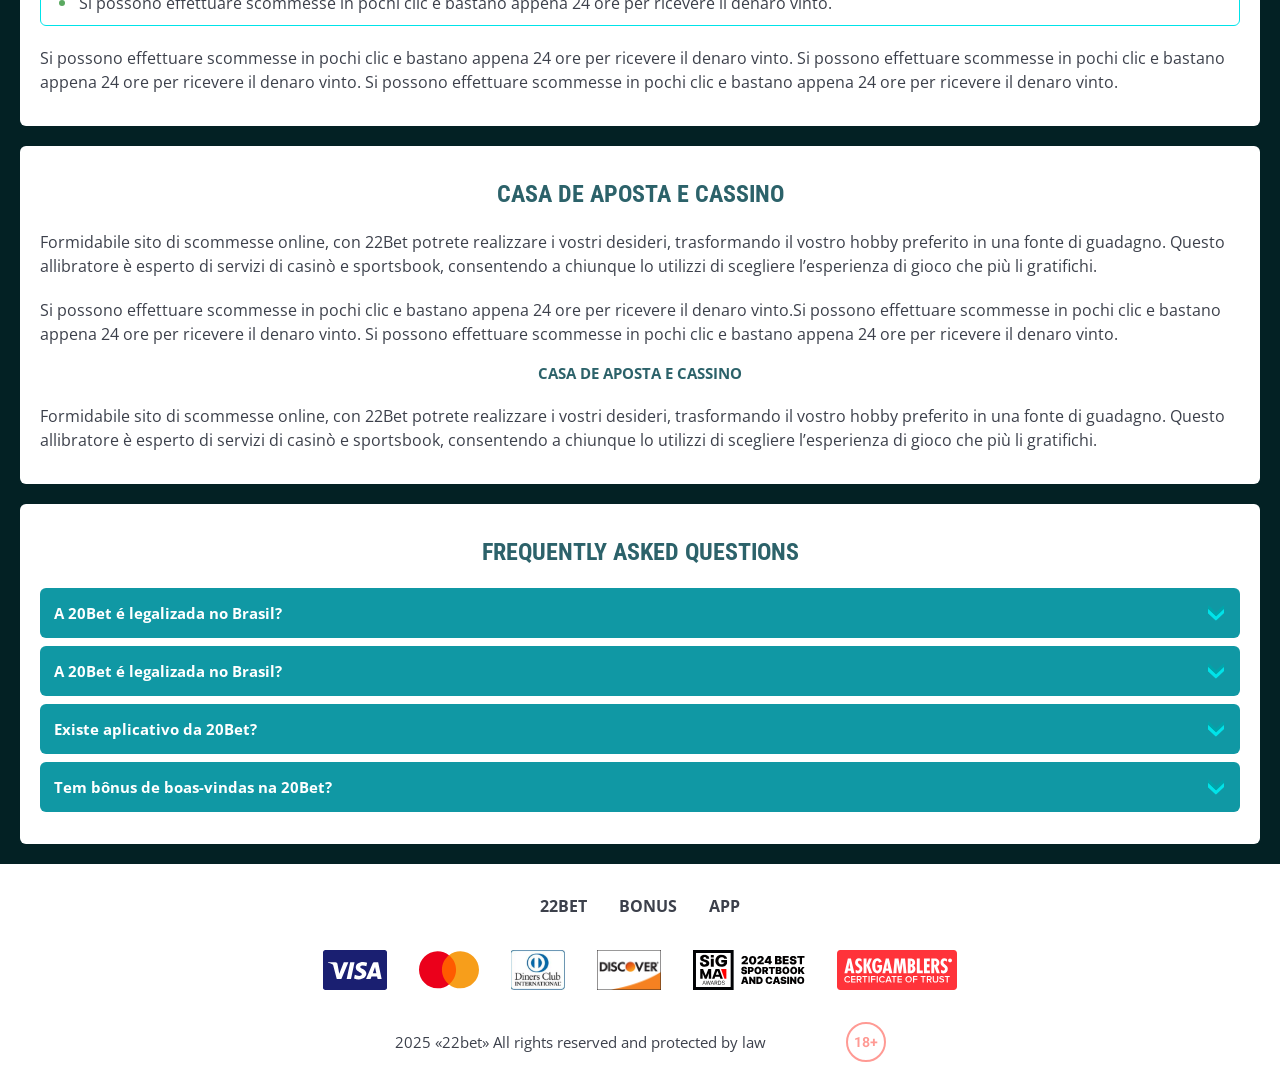
<file: bonus.html>
<!DOCTYPE html>
<html lang="ar">
  <head>
    <meta charset="UTF-8" />
   
    <meta name="viewport" content="width=device-width, initial-scale=1.0" />
    <title>22Bet </title>
    <meta name="description" content />
    <meta property="og:site_name" content />
    <meta property="og:title" content />
    <meta property="og:type" content="website" />
    <meta property="og:url" content />
    <meta property="og:image" content />
    <meta property="og:image:alt" content />
    <meta property="og:locale" content="ar" />
    <meta property="og:description" content />
    <link rel="preconnect" href="https://fonts.googleapis.com" />
    <link rel="preconnect" href="https://fonts.gstatic.com" crossorigin="anonymous" />
    
   <link href="https://fonts.googleapis.com/css2?family=Open+Sans:ital,wght@0,300..800;1,300..800&display=swap" rel="stylesheet">
<link href="https://fonts.googleapis.com/css?family=Roboto+Condensed&display=swap" rel="stylesheet">

    <link rel="stylesheet" href="./css/reset.css" />
    <link rel="stylesheet" href="./css/main.css" />
    <link rel="stylesheet" href="./css/media.css"/>
    <link rel="icon" href="./images/Group.png" type="image/x-icon"/>
    <script
    src="https://code.jquery.com/jquery-3.6.1.min.js"
    integrity="sha256-o88AwQnZB+VDvE9tvIXrMQaPlFFSUTR+nldQm1LuPXQ="
    crossorigin="anonymous"
  ></script>
  </head>
  <body>
  <header class="header">
      <section class="content header__content">
        <a href="./index.html" class="logo header__logo"
          ><img src="./images/logo.png" alt="logo" title
        /></a>
        <button class="header__btn-menu" >
          <svg width="16px" height="16px" viewBox="0 0 16 16" xmlns="http://www.w3.org/2000/svg">
              <rect y="0" width="16" height="3" rx="1.5"></rect>
              <rect y="6.5" width="16" height="3" rx="1.5"></rect>
              <rect y="13" width="16" height="3" rx="1.5"></rect>
            </svg>
        </button>

          <nav class="menu header__menu">
      <ul class="header__menu-list">
                
              <li >
                 <a href="./bonus.html" >
                Bonus
              </a>
             
              
            </li>
              <li>
                <a href="./app.html">
                 App
                </a>
              </li>
           
             
            </ul>
            <div class="header__button header__button-menu " >
              <a href="#" class="button  button__login-menu">log in</a>
              <a href="#" class="button button__menu">registration</a>
            </div>
           
          </nav>
            <a href="#" class="button button__login">log in</a>
            <a href="#" class="button button__singup">registration</a>
            <div id="clock" class="header__time">00:00</div>
            <a href="#" class="header__flag">
                <span><img src="./images/flag.png" alt="flag" title /></span>
                <span>ar</span>
              </a>
      </section>
    </header>
     <main class="main home main-page">
        <section class=" hero hero__page">
           
            <div class="background ">
              <img src="./images/bonus/bg-bonus.webp" alt="hero" title />
              
            </div>
            <div class="hero__wrapper hero__wrapper-page">
              <div class="hero__data hero__data-bonus">
                <ul
                class="breadcrumbs "
                
              >
                <li
                  
                >
                  <a href="/" >
                    <span >Home</span></a
                  >
                 
                </li>
                <li
                  
                >
                  <a href="#" > <span >Bonus</span></a>
                 
                </li>
              </ul>
                <h1 class="title general hero__title">
                  Online Casino Website
                </h1>
                 <p class="hero__text">The first thing that catches players' attention is the incredible simplicity of this casino.</p>
               
                <a href="#" class="button  hero__button ">Obter um Bônus</a>
               
              </div>
             
            </div>
          </section>
      <section class="main__wrap main__wrap-page">
       
       <section class="content__wrapper content__wrapper-page">
        <section class="content article">
            <p>
             Lorem ipsum dolor sit 22Bet consectetur adipiscing elit. Quisque faucibus ex sapien vitae pellentesque sem placerat. In id cursus mi pretium tellus duis convallis. Tempus leo eu aenean sed diam urna tempor. Pulvinar vivamus fringilla lacus nec metus bibendum egestas. Iaculis massa nisl malesuada lacinia integer nunc posuere. Ut hendrerit semper vel class aptent taciti sociosqu.
            </p>
            <p>
             Ad litora torquent per conubia nostra inceptos himenaeos.
            </p>
          </section>
        
          <section class="content bonuses">
            <ul class="bonuses__list">
               <li class="  bonuses__item">
                 
                 <div class="images__wrap">
                   <div class=" bonuses__img">
                     <img src="./images/bonus/banner-bonus1.webp" alt="" title="">
                  </div>
               <div class="bonuses__desc">
                     <div class="wrap">
                        
                        <h2 class="title high bonuses__title">Friday Reload Bonus</h2>
                        <div class="bonuses__text">
                           <p>This is Photoshop's version of Lorem Ipsum. Proin gravida nibh vel velit auctor aliquet. Aenean sollicitudin, lorem quis bibendum auctor, nisi elit consequat ipsum, nec sagittis sem </p>
                        </div>
                        
                     </div>
                     <div class="bonuses__buttons">
                         <a href="#" class="button bonuses__button">Find out more</a>
                   
                         <a href="#" class="button bonuses__button">Get Bonus</a>
                    
                   </div>
                  </div>
                 </div>
                  
               </li>
               <li class="bonuses__item">
                 <div class="images__wrap">
                  <div class=" bonuses__img">
                     <img src="./images/bonus/banner-bonus2.webp" alt="" title="">
                  </div>
             <div class="bonuses__desc">
                     <div class="wrap">
                        
                        <h2 class="title high bonuses__title">Friday Reload Bonus</h2>
                        <div class="bonuses__text">
                           <p>This is Photoshop's version of Lorem Ipsum. Proin gravida nibh vel velit auctor aliquet. Aenean sollicitudin, lorem quis bibendum auctor, nisi elit consequat ipsum, nec sagittis sem </p>
                        </div>
                        
                     </div>
                     <div class="bonuses__buttons">
                        
                      <a href="#" class="button bonuses__button">Find out more</a>
                   
                         <a href="#" class="button bonuses__button">Get Bonus</a>
                    
                   </div>
                  </div>
                 </div>
               </li>
               <li class="bonuses__item">
                <div class="images__wrap">
                  <div class=" bonuses__img">
                     <img src="./images/bonus/banner-bonus3.webp" alt="" title="">
                  </div>
                 <div class="bonuses__desc">
                     <div class="wrap">
                        
                        <h2 class="title high bonuses__title">Friday Reload Bonus</h2>
                        <div class="bonuses__text">
                           <p>This is Photoshop's version of Lorem Ipsum. Proin gravida nibh vel velit auctor aliquet. Aenean sollicitudin, lorem quis bibendum auctor, nisi elit consequat ipsum, nec sagittis sem </p>
                        </div>
                        
                     </div>
                     <div class="bonuses__buttons">
                          <a href="#" class="button bonuses__button">Find out more</a>
                   
                         <a href="#" class="button bonuses__button">Get Bonus</a>
                    
                   </div>
                  </div>
                </div>
               </li>
            
            </ul>
         </section>
            <section class="content menu-review__content">
              

            
                <div class="menu__review-desk menu__review-content">Table of Contents</div>
                <ul class="menu__review menu__review-list">
                  <li><a href="#">Lorem ipsum dolor sit</a></li>
                    <li><a href="#">Amet consectetur adipiscing</a></li>
                      <li><a href="#">Quisque faucibus ex sapien vitae</a></li>
                        <li><a href="#">Ut hendrerit sempero</a></li>
                          <li><a href="#">Pulvinar vivamus fringilla</a></li>
                           <li><a href="#">Ad litora torquent per conubia</a></li>
                         
                          
                </ul>
             
          
          </section>
         
         <section class="content article">
            <h2 class="title high article__title">Casa de Aposta e Cassino</h2>
            
            <p>
             Formidabile sito di scommesse online, con <a href="#">22Bet</a> potrete realizzare i vostri desideri, trasformando il vostro hobby preferito in una fonte di guadagno. Questo allibratore è esperto di servizi di casinò e sportsbook, consentendo a chiunque lo utilizzi di scegliere l’esperienza di gioco che più li gratifichi.
            </p>
            <p>
             Si possono effettuare scommesse in pochi clic e bastano appena 24 ore per ricevere il denaro vinto.Si possono effettuare scommesse in pochi clic e bastano appena 24 ore per ricevere il denaro vinto. Si possono effettuare scommesse in pochi clic e bastano appena 24 ore per ricevere il denaro vinto.
            </p>
           <ul>
              <li>Si possono effettuare scommesse in pochi clic e bastano appena 24 ore per ricevere il denaro vinto.</li>
              <li>Si possono effettuare scommesse in pochi clic e bastano appena 24 ore per ricevere il denaro vinto.</li>
              <li>Si possono effettuare scommesse in pochi clic e bastano appena 24 ore per ricevere il denaro vinto.</li>
            </ul>
            <p>Si possono effettuare scommesse in pochi clic e bastano appena 24 ore per ricevere il denaro vinto. Si possono effettuare scommesse in pochi clic e bastano appena 24 ore per ricevere il denaro vinto. Si possono effettuare scommesse in pochi clic e bastano appena 24 ore per ricevere il denaro vinto.</p>
          </section>
           <section class="content article">
            <h2 class="title high article__title">Casa de Aposta e Cassino</h2>
            
            <p>
             Formidabile sito di scommesse online, con 22Bet potrete realizzare i vostri desideri, trasformando il vostro hobby preferito in una fonte di guadagno. Questo allibratore è esperto di servizi di casinò e sportsbook, consentendo a chiunque lo utilizzi di scegliere l’esperienza di gioco che più li gratifichi.
            </p>
            <p>
             Si possono effettuare scommesse in pochi clic e bastano appena 24 ore per ricevere il denaro vinto.Si possono effettuare scommesse in pochi clic e bastano appena 24 ore per ricevere il denaro vinto. Si possono effettuare scommesse in pochi clic e bastano appena 24 ore per ricevere il denaro vinto.
            </p>
          
            <h3>Casa de Aposta e Cassino</h3>
            <p>Formidabile sito di scommesse online, con 22Bet potrete realizzare i vostri desideri, trasformando il vostro hobby preferito in una fonte di guadagno. Questo allibratore è esperto di servizi di casinò e sportsbook, consentendo a chiunque lo utilizzi di scegliere l’esperienza di gioco che più li gratifichi.</p>
          </section>
        
           <section class="content faq">
            <h2 class="title high faq__title">Frequently Asked Questions</h2>
            <ul class="faq__list " >
              <li class="faq__item"  >
                <h3 class="title medium faq__subtitle js-button-expander js-button-expander--faq"  >A 20Bet é legalizada no Brasil?
                 </h3>
                <div  class="faq__answer js-expand-content js-expand-content--faq" >
                  <p  >
                    Sim, a casa de apostas tem licença emitida por Curaçao, que é reconhecida no Brasil e a permite atuar por aqui.
                  </p>
                </div>
              </li>
              <li class="faq__item"  >
                <h3 class="title medium faq__subtitle js-button-expander js-button-expander--faq"  >A 20Bet é legalizada no Brasil?</h3>
                <div class="faq__answer js-expand-content js-expand-content--faq" >
                  <p  >
                    Sim, a casa de apostas tem licença emitida por Curaçao, que é reconhecida no Brasil e a permite atuar por aqui.
                  </p>
                </div>
              </li> 
              <li class="faq__item"  >
                <h3 class="title medium faq__subtitle js-button-expander js-button-expander--faq"  >Existe aplicativo da 20Bet?</h3>
                <div class="faq__answer js-expand-content js-expand-content--faq" >
                  <p  >
                   Sim, disponível para sistemas operacionais iOS e Android.
                  </p>
                </div>
              </li> 
              <li class="faq__item"  >
                <h3 class="title medium faq__subtitle js-button-expander js-button-expander--faq"  >Tem bônus de boas-vindas na 20Bet?</h3>
                <div class="faq__answer js-expand-content js-expand-content--faq" >
                  <p  >
                   O pacote especial para novos usuários da 20Bet paga 100% sobre o primeiro depósito, com limite de 600 BRL.
                  </p>
                </div>
              </li> 
             
            </ul>
          </section>
          
        </section> 
        
       
        <div class=""  onclick="scrollToTop()">
          <button class="main__arrow" id="scrollToTopBtn"></button>
        </div> 
      </section>
    </main> 
  <footer class=" footer ">
      <section class="content footer__content">
        <ul class="footer__menu">
        <li><a href="/">22bet</a></li>
         <li><a href="./bonus.html">Bonus</a></li>
         <li><a href="./app.html">App</a></li>
        
        </ul>
       
          <ul class="footer__cards-list">
           
            <li>
              <a href="#"
                ><img src="./images/visa.svg" alt="cardvisa" title
              /></a>
            </li>
            <li>
              <a href="#"
                ><img
                  src="./images/mastercard.svg"
                  alt="mastercard"
                  title
              /></a>
            </li>
            <li>
                <a href="#"
                  ><img src="./images/diners.svg" alt="diners" title
                /></a>
              </li>
              <li>
                <a href="#"
                  ><img src="./images/discover.svg" alt="discover" title
                /></a>
              </li>
              <li>
                <a href="#"
                  ><img src="./images/sigma.svg" alt="sigma" title
                /></a>
              </li>
              <li>
                <a href="#"
                  ><img src="./images/ask.svg" alt="ask" title
                /></a>
              </li>
            
          </ul>
       
        <div class="footer__wrapp">
          <div class="footer__text">
           
            <p>2025 «22bet» All rights reserved and protected by law
</p>
           
          </div>
          <div class="footer__age">
            <img src="./images/age.svg" alt="age" title />
          </div>
        </div>
      
      </section>
    </footer>
    
    <script src="./js/sidebar.js" defer></script>
    <script src="./js/expander.js" defer></script>
    <script src="./js/mobile-menu.js" defer></script>
    <script src="./js/clock.js" defer></script>
     <script src="./js/arrowUp.js" defer></script>
  </body>
</html>
</file>
<file: css/main.css>
html{
    -webkit-text-size-adjust: 100%;
    scroll-behavior: smooth;
      overflow-x: hidden;
  }
  
  body {
      display: block;
      position: relative;
      width: 100%;
    background:#032124;

      font-family: 'Open Sans', sans-serif;
      font-size: 16px;
      font-weight: 400;
      line-height: 150%;
      text-align: left;
      color:#3C404B;
      overflow-x: hidden;
    }
  

    
    .content {
      display: block;
      position: relative;
      width: 100%;
      max-width: 1240px;
      /* max-width: 100%; */
      overflow: hidden;
      border-radius: 6px;
 background:  #FFFFFF;

      padding:32px 20px;
      margin: 0 auto 20px auto;
    }
    
    h1,
    h2,
    h3,
    h4,
    .title {
      display: block;
      position: relative;
      font-size: 32px;
      font-weight: 700;
      line-height: 40px;
      text-align: center;
      color: #ffffff;
    }
    
    h1,
    .title.general {
      text-transform: uppercase;
      font-family: 'Roboto Condensed', sans-serif;
    }
    
    h2,
    .title.high {
      display: flex;
      align-items: center;
      justify-content: center;
      font-weight: 700;
      font-size: 24px;
      line-height: 32px;
      text-transform: uppercase;
      color: #2C626A;
   font-family: 'Roboto Condensed', sans-serif;
    }





    h3,
    title.medium {
      font-weight: 700;
      font-size: 15px;
      line-height: 22px;
      text-align: center;
    
      text-transform: uppercase;
   color: #2C626A;
     
    }
    
    article > *,
    .article > *,
    .desk > * {
      margin-top: 20px;
    }
    
    article > *:first-child,
    .article > *:first-child,
    .desk > *:first-child {
      margin-top: 0 !important;
    }
    
    article > h2,
    .article > h2,
    .desk > h2 {
      margin-top: 32px;
    }
    
    article > h3,
    .article > h3,
    .desk > h3 {
      margin-top: 16px;
    }
    
    .button {
      
      position: relative;
    display: inline-block;
      min-width: 200px;
      height: 48px;
      border-radius: 50px;
   background: #DE594C;

      overflow: hidden;
      font-size: 15px;
      font-weight: 700;
      line-height: 22px;
      text-align: center;
      text-decoration: none;
      text-transform: uppercase;
      color: #ffffff;
      white-space: nowrap;
      cursor: pointer;
      padding: 13px 24px;
      margin: 0 auto;
   
      transition: all 0.5s;
    }
    
    .button:hover {
   background: #5AB060;

    }
    
    
    .header,
    .main ,.footer {
      display: flex;
      position: relative;
      justify-content: space-between;
      align-items: center;
     
      max-width: 1600px;
      max-width: 100%;
      
      margin: 0 auto;
    }
    
    .background{
      display: block;
      position: absolute;
      bottom: 0;left: 0;
      height: 100%;
      width: 100%;
      overflow: hidden;
    }
    
    .background img{
      position: relative;
      width: 100%;height: 100%;object-fit: cover;
      object-position: center top;
    }

    .background-page img{
      border-radius: 0;
    }
    
    .images img{
      border-radius: 6px;
      width: 100%;
      height: 100%;
      overflow: hidden;
      display: block;
    }

    .faq {
      overflow-anchor: none;
    }
    
    /* -------------------HEADER---------------- */
    .header {
      position: fixed;
      top: 0;
      left: 0;
      right: 0;
      width: 100%;
      z-index: 100;
      background: #054146;

    }
    
    .header__content {
      position: relative;
      display: flex;
      flex-direction: row;
      align-items: center;
      justify-content: space-between;
      max-width: 1240px;
      max-height: 75px;
      border-radius: 0;
      background: #054146;
      box-shadow: none;
border: none;
      padding: 15px ;
      margin: 0 auto;
    }
    
    .logo {
      display: block;
      position: relative;
      flex: 0 0 182px;
      margin-right: 72px;
    }
    
    .logo img {
      display: block;
      position: relative;
      width: auto;
      max-height: 56px;
    }
    
    .logo:hover{
      transform: scale(1.1);
    }
    .header__menu {
      display: flex;
      white-space: nowrap;
      max-height: calc(100vh - 70px);
       scrollbar-width: none; 
  -ms-overflow-style: none; 
  
    }
    .header__menu::-webkit-scrollbar {
  display: none; 
}
    
    
    .header__menu-list {
      display: flex;
      justify-content: center;
      align-items: center;
      white-space: nowrap;
      flex: 1 1 auto;
     

      border-radius: 25px;
     
z-index: 1;

    }
    .header__menu-list li {
      display: block;
     
    }
    
    .header__menu-list li a {
      display: inline-flex;
      position: relative;
      align-items: center;
      font-weight: 400;
      font-size: 15px;
      line-height: 22px;
      text-transform: uppercase;
      color:#FFFFFF;
      transition: all 0.5s;
     padding:  13px 20px;
    }
    
    .header__menu-list li:hover a{
   color:#19CAE4 ;
  text-decoration: underline;
    }
    
    .menu a{
      display: none;
    }
    
  
    span {
      display: inline-block;
    }
    
    .header__menu-list a img,
    .header__flag img {
      width: 24px;
      height: 24px;
      vertical-align: middle;
    }
    
   
    
    .header__flag span:first-child {
      flex: 0 1 24px;
      margin-right: 8px;
      
    }
    .header__menu-wrap{
       position: absolute;
       padding-top: 55px;
    left: 0;
    top: 0px;
    width: fit-content;
    min-width: 150px;
    height: 0;
   
    z-index: -1;
    overflow-y: hidden;
  
    }

    .header__menu-wrap ul{
   background: #102C30;

    border-radius:6px;
    padding: 8px 16px;
    
}

.header__menu-item:hover .header__menu-wrap {
 
    height: auto;
}

.header__menu-wrap ul{
  display: flex;
  flex-direction: column;
  gap: 8px;
}
.header__menu-wrap ul li{
  padding: 0;
}

.header__menu-wrap ul li:hover{
  background: none;
  
}
.header__menu-list .header__menu-item > a{
    position: relative;
    padding-right: 40px;
}


.header__menu-list li:first-child .header__menu-item {
    padding-left: 0;
}


.header__menu-list > li {
  position: relative;
}


.header__menu-list li .header__menu-wrap ul li a{
  color:#FFFFFF !important;
 padding: 0;
}

.header__menu-list li .header__menu-wrap ul li a:hover{

color: #33BDD2 !important;
}

.header__menu-list li .header__menu-wrap ul li a::after{
  display: none;
}

.header__menu-wrap.js-expand-content.expanded {
  height: auto;
}
.header__menu-item > a::after{
  content: '';
  display: block;position: absolute;
  width: 20px;height: 20px;
  right: 10px;
  top: 50%;
  transform: translateY(-50%);
  background: url('../images/menu-arrowDown.svg') no-repeat center center / contain;
  transition: transform 0.5s ease;
}

.header__menu-list li:first-child.active a::after,.header__menu-list li:nth-child(3).active a::after{
transform: translateY(-50%) rotate(180deg);
}

.header__menu-list li:first-child:hover a::after,.header__menu-list li:nth-child(3):hover a::after{
transform: translateY(-50%) rotate(180deg);
}

li.active .header__menu-wrap{
display: flex;
  gap: 8px;
}
    .header__flag {
      display: flex
;
    align-items: center;
      margin-left: 24px;
      color:#ffffff;
      text-transform: uppercase;
    }

    .button__login{
        margin-left: auto;
    }

     .button__login:hover{
      background: #5AB060;

     }

    .button__login{
      line-height:22px;
        min-width: 101px;
     background: #2D5A61;

        padding: 13px 20px;
        margin: 0 16px 0 auto;
       
    }
     

    
 .button__singup{
  line-height: 22px;
  min-width: 158px;
  padding: 13px 20px;
 background: #5AB060;

    margin: 0;
 }

 .button__singup:hover{
background: #2D5A61;

 }
    .header__time{
        color:#FFFFFF;
        position: relative;
        padding-left: 28px;
        margin-left: 24px;
    }

    .header__time::before{
      content: '';
      display: block;position: absolute;
      top: 50%;
      transform: translateY(-50%);
      width: 18px;height: 18px;
      left: 1px;
      background: url('../images/clock.svg') no-repeat center center / contain;
    }

 
    .header__btn-menu{
      display: block;
      flex: 0 1 auto;
      min-width: 0;
      border:1px solid #ffffff; 
      border-radius: 10px;
      background: #054146;

      padding: 12px;
      margin-left: 12px;
      order: 3;
     
      
    }
    
    
    svg {
      position: relative;
      fill: #ffffff;
      line-height: 1;
      vertical-align: 1;
    }
    
     
    
     
    
    
    /* ------------------ MAIN------------- */
    .main.home{
      display: flex;
      
     
    }
    
    .main__wrap {
      display: flex;
      position: relative;
      flex: 1 1 100%;
      justify-content: center;
      align-items: stretch;
      max-width: 1540px;
      padding: 20px 30px;
      margin: 0 auto;
    }
    
    
    
   
    .menu__review-content::after {
      content: "";
      position: absolute;
      right: 20px;
      top:50%;
      transform: translateY(-50%);
      width: 30px;
      height: 30px;
     background: url('../images/sidebar-plus.svg') no-repeat center center / contain;
      transition:  all 0.5s;
    }

   
    
   
    
    .menu__review-content.active::after {
       background: url('../images/sidebar-minus.svg') no-repeat center center / contain;
      transform: translateY(-50%) rotate(180deg);
    }
    
    .menu-review__content{
     
      padding: 0px;
      margin-bottom: 20px;
      overflow: hidden;

border: none;
      border-radius: 10px;
     
    }
  
    .menu__review-content{
      position: relative;
      padding:12px 60px 12px 20px;
      color: #FFFFFF;
      font-weight: 700;
      text-transform: uppercase;
 cursor: pointer;
background: #1098A4;

border: 1px solid #00E3E9;
border-radius: 10px;
    }
 
.bonuses__desc::after{
background: linear-gradient(180deg, rgba(0, 234, 206, 0) 14.75%, rgba(0, 234, 206, 0.7) 100%);


}

    .menu__review li a {
   color: #3C404B;
      position: relative;
      display: flex;
    }
  
    .menu__review li:hover a{
      color: #04A2B9;
      font-weight: 700;
      
    }


     
    .menu__review.active{
      display: block;
     
      
    }
    .menu__review-list{
      padding: 0;
    }
    .menu__review-list li{
      padding: 8px 16px;
    }
    .content__wrapper {
      
    
      flex: 0 1 100% ;
    }
/* .menu__review-list li:not(:last-child){
  border-bottom: 1px solid #093B4033;
} */
    
  
      
    /* -----------hero ----------- */
    .content__wrapper{
      position: relative;
       
     
    
    }
    
    .hero{
      padding: 0;
      min-height: 380px;
      display: flex;
      background:none;
  
      align-items: center;
      padding: 24px 24px 24px 0;
  }
    
    .hero__wrapper {
     
      display: flex;
      align-items: center;
     
    }
    
  
    .hero__data{
    display: block;
      position: relative;
        max-width: 480px;
   background: #101802B2;
border: 2px solid #274B50;
backdrop-filter: blur(5px);

border-radius: 15px;
text-align: left;
      padding: 20px; 
    }
    
    .hero__title{
      margin-bottom: 10px;
      text-align: left;
     
    }
  
    .hero__data p{
      color:#ffffff;
      font-weight: 700;
      text-transform: none;
      margin-bottom: 16px;
    }
    
    
    .hero__rating {
      display: flex;
      font-weight: 700;
      align-items: center;
      justify-content: flex-start;
      text-transform: uppercase;
      color:#ffffff;
      margin-bottom: 8px;
    }
    
    .hero__rating p{
       text-transform: uppercase;
     margin-right: 10px;
     margin-bottom: 0;
    
     
    }
    .hero__button{
      display: inline-block;
    
          
    }
    .hero__rating span{
      white-space: nowrap;
    }

    .hero__data  li:nth-child(1) span{
      font-weight: 400;
      padding-left: 0;
    }
  
    
    
   .hero__data .hero__span{
      font-weight: 400;
      font-size: 12px;line-height: 18px;
      color:#ffffff;
    }
    
    
    
 


/* ------------features------ */
 
.features__wrap {
  display: flex;
  gap:20px;
}
.features__list,
.features__table {
 
  
  border-radius: 12px;
  

}

.features__title{
  margin-bottom: 16px;

}

.features__list li {
  display: flex;
  gap: 8px;
  position: relative;
   padding: 8px 16px ;
}

/* .features__list li + li,
.features__table tr + tr {
  margin-top: 8px;
} */

.features__table tr,.features__list li{
background: #000000;

border-radius: 12px;
  color:#ffffff;
}


.features__table {
border-collapse: separate;
display: flex;
width: 100%;
gap: 20px;
}

.features__table tbody{
  width: 100%;display: grid;
  grid-template-columns: repeat(2,1fr);
  gap: 20px;
 row-gap: 4px;
}

.features__table tr {
  font-weight: 700;
  display: flex;
  flex-direction: row;
  align-items: center;
  text-align: left;
  gap: 10px;
background: #1098A4;

color: #ffffff;

padding: 4px 4px;
padding: 13px 16px;

 overflow: hidden;
border-radius: 6px;

}

.features__table tr td:last-child{
  font-weight: 400;
  padding-left: 0;


}

.features__table tr td:first-child{
display: flex;align-items: center;
border-radius: 12px;
  font-weight: 700;
  text-transform: none;
  
 gap: 16px;
}

.features__table td {
  width: 100%;
}

/* -------------banner---------------- */

.banner {
  display: flex;
  align-items: center;
  justify-content:flex-start;
  overflow: hidden;
  width: 100%;
 
  min-height: 310px;
  padding:  20px 20px 20px 100px;
  background: transparent;
    border-radius: 6px;
    margin-bottom: 20px;

  
}

.banner__info {
  display: flex;

  flex-direction: column;
  align-items:flex-start;
  position: relative;
  max-width: 450px;

border-radius: 15px;
  text-align: left;
 
  padding: 20px;
}

.banner .banner__title-main {
  flex-direction: column;
  align-items:flex-start;
  width: auto;
  justify-content: center;
  font-weight: 700;
  line-height: 40px;
  font-size: 28px;
  padding: 0;
  box-shadow: none;
  color: #ffffff;
  text-align: left;
  text-transform: uppercase;
  margin-bottom: 16px;
  padding-left: 0;
  padding-right: 0;
  border: none;
  background: none;
}

.banner .banner__title::after,.banner .banner__title-main::before, .banner .banner__title-main::after {
  display: none;
  
}

.banner__subtitle{
  position: relative;
  color: #FFFFFF;
  font-size: 15px;
  line-height: 22px;
  font-weight: 700;
  text-align: center;
  text-transform:none;
  
  margin-bottom: 8px;
  
}



.banner__button {
  
    padding: 13px 24px;
 margin-left:0;
 margin-right: 0;
}

.banner__button:hover{
  
}


.banner-page{
  max-width: 100%;
  justify-content: flex-start;
  min-height: 380px;
  padding-left: 150px;
}


   
        /* ----------------review------------- */
    
      
        .article {
          display: flex;
          flex-direction: column;
        }
        .article ul li{
          position: relative;
          padding-left: 38px;
            line-height: 28px;
   
  padding:0px 20px 0px 30px;
        }
    
        .article ul li + li,.article ol li + li{
          margin-top: 8px;
        }
       .article ul ,.article ol {
    border: 1px solid #00E3E9;
        border-radius: 6px;
       padding: 8px;

       }
    
        .article ul li::before{
          content:'';
          position: absolute;
          left: 10px;
          top:50%;
          transform: translateY(-50%);
          width: 6px;height: 6px;
          border-radius: 50%;
   background: #5AA960;


        }

        .article-page ul li::before{

          background:#054146;
        }


        .article  .button{
          margin: 20px auto 0 auto;
          

        }

        .article__background .article__button:hover{
          background: #2E9344;

        }
  
    

        .article a:not(.button){
            color:#5AB060; 
            
            font-weight: 400;
            
        }
        .article a:not(.button):hover{
color:#FF4949;
        }


           /* для нумерованного списка */

.article ol ,.faq{
  
  counter-reset: ol;
  position: relative;
  
}

.article ol li,.faq__subtitle{
  /* display: flex;
  align-items: center; */
  counter-increment: ol; 
  position: relative; 
  line-height: 28px;
 
  padding:0px 20px 0px 30px;}

.article ol li::before
/* .faq__subtitle::before */
 {
  content: counter(ol) "."; 
  display: inline-block;
  position: absolute;
  font: inherit;
  font-weight: 400;
  color: #3C404B;
  left: 10px;
  display: flex;
  justify-content: center;align-items: center;
 

   
}

/* .faq__subtitle::before{
  color:#FF4949;
  font-weight: 700;
  text-shadow: 2px 2px 4px rgba(0, 0, 0, 0.5);
 
} */

    
     
     
    /* ----------faq----------------------- */
    
    .faq__subtitle {
      position: relative;
      font-weight: 700;
      font-size: 15px;
      line-height:22px;
      text-align: left;
      color: #ffffff;
background: #1098A4;

      border-radius: 6px;
      text-transform: none;
      cursor: pointer;
      padding: 14px 56px 14px 14px;
    }
    
      
    
  
    .faq__title{
      margin-bottom: 20px;
    }
    
    .faq__subtitle::after {
      content: "";
      display: block;
      position: absolute;
      top: 50%;
      transform: translateY(-50%);
      right: 16px;
      width: 16px;
      height: 16px;
      background: url('../images/faq-arrowDown.svg') no-repeat center center / contain;
      transition: transform 0.3s ease-in-out;
      
    }
    
    .faq__subtitle.active::after {
      
      transform: translateY(-50%) rotate(180deg); 
    }
    
    .faq__item{
      position: relative;
   
    }
    
    .faq__item + .faq__item{
      margin-top: 8px;
    }
    .faq__subtitle.active {
   
   border-bottom:none
    }
    
    .faq__answer {
      position: relative;
  background: transparent;
border: 1px solid #00E3E9B0;
      color: #3C404B;
      border-radius: 12px;
           padding:  12px 16px;
    
       border-top:none ;
    }
    
    .js-expand-content {
      display: none;
      overflow: hidden;
    }
    
    .js-expand-content.expanded {
      height: 100%;
    }
    
    
    /* ---------main__arrow------ */
    .main__arrow {
      display: block;
      position: fixed;
      width: 40px;
      height: 40px;
      right: 20px;
      bottom: 20px;
      background: transparent;

      background: url('../images/ArrowUp.svg') no-repeat center center / contain;
      z-index: 100;
  padding: 5px;
    
  }

  .content:last-child{
    margin-bottom: 0;
  }
    
    /* ------------footer----------------- */
    .footer{
       display: flex;
      position: relative;
    background: #FFFFFF;

      
    }
    
    .footer__content{
      display: flex
;
    flex-direction: column;
    align-items: center;
      gap:32px;
      max-width: 1240px;
      padding: 30px 20px;
      /* padding: 30px 10px 10px 30px; */
      background: transparent;
      box-shadow: none;
      margin-bottom: 0;
      border: none;
      
    }
    .footer__menu{
      display: flex;
      justify-content:center;
      gap: 32px;
      flex-wrap: wrap;
    }
    
   

    .footer__menu li a{
      font-weight: 700;text-transform: uppercase;
        position: relative;
        color:#3C404B;
        transition: all 0.5s;
    
    }

    .footer__menu li:hover a{
color: #DE594C;
    }
    .footer__info{
        position: relative;
    }

    
    .footer__info a{
     
      color: inherit;
    
    } 
    
    .footer__cards-list {
      display: flex;
      flex-wrap: wrap;
      align-content: center;
      justify-content: center;
      align-items: center;
      gap:32px;
      
    }
    
    
    
    .footer__cards-list li img {
      width: 100%;
      
      height: auto;
      display: block;
    }

    .footer__cards-list li{
      transition:  all 0.5s;
    }
    .footer__cards-list li:hover{
      transform: scale(1.1);
    }
    
    .footer__text{
      text-align: center;
      /* margin-left: auto;
      margin-right: auto; */
      
    }
    
    .footer__text p{
      color: #3C404B;
      font-size: 15px;
      font-weight: 400;
      line-height: 22px;
    }
    
    .footer__text p + p {
      margin-top: 8px;
    }
    
    .footer__wrapp{
      display: flex;
      width: 100%;
      flex-direction: row;
      justify-content: center;
      gap: 80px;
      align-items: center;
      
    }
    
    
    
    .footer__age img{
     max-width: 40px;
     max-height: 40px;
     display: block;
    }
    
    .footer__information{
      display: flex;
      justify-content: center;
    }
    
    .footer__information li + li{
      margin-left: 24px;
    }

    .footer__copy{
color: #ffffff;
font-size: 14px;
line-height: 16.41px;
text-align: center;
    }
    
/* --------------bonus page------------- */


    .breadcrumbs {
      display: flex;
      text-align: center;
      margin-bottom: 8px;
      justify-content: flex-start;
      white-space: nowrap;
      flex-wrap: wrap;
    }
    
    .breadcrumbs li:not(:last-child) a {
      padding-left: 0;
    }
    
    .breadcrumbs li a {
      font-weight: 400;
      color: #ffffff;
      padding: 10px;
    }
    
    .breadcrumbs li:first-child a:hover {
      color: #EB5851;
    }
    
    .breadcrumbs li:last-child a {
      font-weight: 700;
      cursor: default;
    }
    
    .breadcrumbs > li:not(:last-child):after {
      content: "|";
      position: relative;
      color: #ffffff;
      
    }
    
    .main-page.home{
   
      padding-top:75px;
      display: block;
    }
    
    .main__wrap-page{
      justify-content: flex-start
    }
    
    .home .hero__page{
     
      position: relative;
        width: 100vw;
        display: flex
    ;
        justify-content:flex-start;
        align-items: center;
        background: linear-gradient(to right, rgba(23, 25, 35, 0.8) 100%, rgba(23, 25, 35, 0.6) 40%, rgba(23, 25, 35, 0.2) 70%, rgba(23, 25, 35, 0.8) 80%);
        padding-top: 24px;
        padding-bottom: 24px;
        padding-left: calc(50% - 620px);
        padding-right: calc(50% - 620px);
       
    }

    .hero__data-page{
      max-width: 600px;
      padding: 32px;
    }
    
    .hero__data .hero__text-page{
      font-size: 15px;
      text-transform: none;
      margin-bottom: 32px;

    }

    
    
    .content__wrapper-page{
      top:0;
    }
    
    .content.bonuses {
      padding: 0;
      background: none;
       border: none;
       box-shadow: none;
    }
    
    .bonuses__list {
  
      gap: 20px;
      display: grid;
      grid-template-columns: repeat(3, 1fr);
   }

            
    
    .bonuses__item {
      display: flex;
      align-items: center;
      justify-content: center;
   position: relative;
   
      border-radius: 15px;
      padding: 32px 20px;
background: #033438;

      overflow: hidden;
    }
    
    .bonuses__item > * {
      position: relative;
    }
    
    .bonuses__item + .bonuses__item {
      margin-top: 0;
    }
    
    .bonuses__item:before {
      display: none;
    }
    
    
    .bonuses__img img {
      display: block;
      width: 220px;
  height: 100%;
 object-fit: cover;
max-width: 220px;
    }

     .bonuses__img{
      height: 100%;
      border: 2px solid #19CAE4;
      border-radius: 8px;
     }
    
    .bonuses__desc {
     position: relative;
   
background: #033438;

width: 100%;
max-width: 100%;
     
   
   
    }
    
    .bonuses__desc .wrap {
     
      color: #ffffff;
   
      text-align: center;
    }

    .images__wrap{
      width: 100%;height: 100%;
     display: flex;justify-content: center;
     align-items:center;
     flex-direction: column;
     gap: 12px;
    }
    
    .bonuses__icon {
      background-color: #fff;
      width: 80px;
      height: 80px;
      border-radius: 50%;
      position: absolute;
      top: -40px;
      left: 0;
      right: 0;
      margin: auto;
     
      display: flex;
      
      align-items: center;
      
      justify-content: center;
    }
    
    .title.bonuses__title {
      flex-direction: column;
      color: #ffffff;
      font-size: 24px;
      line-height: 32px;
      border: none;
      align-items: center;
      background: none;
      padding-left: 0;
      padding: 0;
      box-shadow: none;
      position: relative;
    }
  .title.bonuses__title::after{
    display: none;
  }
    
    .bonuses__text {
      margin-top: 12px;
      color: #ffffff;
    }
    
    .bonuses__text p {
      margin-top: 0;
      color:#ffffff;
    }
    
    .bonuses__buttons {
     position: relative;
      display: flex;
     flex-wrap: wrap;
      justify-content: center;
     
      gap: 12px;
      margin-top: 16px;
      z-index: 1;
    }
    
    .bonuses__button {
      
      height: 43px;
      width: max-content;
      box-shadow: none;
      min-width: 132px;
      font-size: 12px;
      line-height: 128%;
      font-weight: 700;
      padding: 14px 14px;
      /* width: calc(50% - 8px); */
      margin: 0;
    
    }
    
    .bonuses__button:first-child {
    background: #38BB52;

    }
    
    .bonuses__button:first-child:hover {
  background: #FF4949;

    }
    
    .bonuses__button:last-child {
  background: #FF4949;

    }
    
    .bonuses__button:last-child:hover {
     background: #38BB52;

    }
    
    .hero__button-page{
      display: block;
    margin-top: 0;
    margin-left: 0;
    width: 185px;
    margin-right: auto;

    }

    .hero__button-page:hover{
      background:#2E9344;
    }
   
    

    /* --------------------app-page------------- */

    .hero__page-app{
      /* min-height: 650px; */
      height: auto;
    }

    .hero__img{
      
      z-index: 1;
      position: relative;
      
    }

    .hero__images-decor{
      position: absolute;
      bottom:-40px;right: 0;
     
      
    }
    .banner__app {
      display: flex;
      align-items: center;
      justify-content: center;
      min-height: 200px;
      border-radius: 16px;
      padding: 30px;
    }
    .banner__logo {
      max-width: 243px;
      flex: 0 0 243px;
      margin-right: 106px;
      margin-left: 106px;
      z-index: 3;
    }
    
    .banner__logo img {
      max-height: 91px;
    }
    
    .banner__content-app {
      display: flex;
      
      flex-direction: row;
      align-items: flex-start;
   justify-content: flex-start;
      gap:16px;
     
      

    }
    .banner__btn {
      display: flex;
      flex-direction: row ;
      position: relative;
      min-width: 200px;
      height: 62px;
      font-size: 15px;
      font-weight: 700;
      align-items: center;
      line-height:18px;
      text-align: left;
      text-decoration: none;
      justify-content: center;
      border-radius: 50px;
      background: transparent;
      color: #ffffff;
    background: #DE594C;

gap: 8px;
      text-transform: uppercase;
        cursor: pointer;
       
      padding:  16px 38px;
      padding: 13px 24px;
      /* margin: 0 auto; */
      transition: all 0.3s ease;
      overflow: hidden;
      z-index: 3;
      
    }
    
    .banner__btn:hover {
   background: #5AB060;

      border:none;

    }

    .banner__btn:last-child{
 background: #5AB060;


    }
    
    .banner__btn:last-child:hover{
 background: #DE594C;

    }
   
 
    
    .button__wrap-app {
      display: flex;
      flex-direction: column;
      gap: 16px;
      z-index: 3;
      ;
    }
    
    
    .banner__btn-app img,
    .banner__btn-android img {
     
      width: 32px;
      height: 32px;
      
    }
    
  

    .hero__list{
      position: relative;
      display: flex;
      justify-content: center;
      flex-wrap: wrap;
      flex-direction: row;
      gap:20px;
      margin-bottom: 32px;
    }

    .hero__list li{
      display: flex;
      flex-direction: column;
      position: relative;
      justify-content: center;
      color:#ffffff;
      align-items: center;
      flex: 0 0 112px;
      gap: 8px;
      text-align: center;
      
    }

      .hero__list li img{
        width: 40px;height: 40px;
      }
    /* -------------casino-page------------- */
    .casino__hover-link {
  color: #4da533;
  font-weight: 700;
}
.casino__item h3 {
  display: flex;align-items: center;
  font-weight: 700;
  justify-content: center;
  color: #1a2930;
  padding: 16px;
  text-align: center;
  text-decoration: none;
  text-transform: capitalize;
}

.casino__hover p {
  color: #ffffff;
  font-weight: 700;
}

.casino__buttons {
  min-width: 0;
  min-width: 113px;
  height: 38px;
  line-height: 22px;
  padding: 0;
  display: flex;
  justify-content: center;align-items: center;
 background: #5AB060;
    border-radius: 50px;
box-shadow: none;
  
}

.casino__buttons:hover{
background: #DE594C;

}
.casino__hover {
  display: flex;
  flex-direction: column;
  justify-content: center;
  align-items: center;
 background: #000000B2;
 
  border-radius: 6px;
  border-bottom-right-radius: 0;
  border-bottom-left-radius: 0;
  position: absolute;
  left: 0;
  top: 0;
  width: 100%;
  height: 100%;
  opacity: 0;
  transform: translateY(100%);
  transition: transform 250ms cubic-bezier(0.4, 0, 0.2, 1),
    -webkit-transform 250ms cubic-bezier(0.4, 0, 0.2, 1);
    padding: 0;
    gap: 16px;
}


.casino__hover-casino{
justify-content: center;
padding: 24px;
}
.casino__item {
  position: relative;
  border-radius: 6px;
  
  box-shadow: 0px 4px 10px 0px #00000040;
 
  width: 100%;

  overflow: hidden;
}

.casino__item:hover .casino__hover {
  transform: translateY(0);
  opacity: 1;
  z-index: 1;
  border: 3px solid #19CAE4;
}
.casino__img {
  display: block;
  width: 220px;
  height: 220px;
  width: 100%;
  height: auto;
  border-radius: 6px;
}

.casino__list {
  display: flex;
  flex-wrap: wrap;
  gap: 20px;
 
  display: grid;
  grid-template-columns: auto auto auto auto ;
}

.casino__list-page{
  grid-template-columns: auto auto auto auto
}

.casino__wrapper {
  position: relative;
  overflow: hidden;
 
  border-radius: 6px;
}

.casino__hover h3{
color: #ffffff;
text-decoration: none;
text-transform: uppercase;
font-size: 15px;
line-height: 22px;
padding: 0;
}
.casino-box{
  display: flex;flex-direction: column;
  align-items: center;
  gap: 12px;
}

.casino__hover-links{
  color: #FDFDFD;
  text-transform: uppercase
  ;
  
}

.casino{
  background: transparent;
  padding: 0;
  border: none;
  box-shadow: none;
}
/*  */
.casino__hover .live__subtitle{
  font-size: 24px;
  line-height: 32px;
}
</file>
<file: css/media.css>
@media screen and (max-width: 480px) {
    .content {
      
      margin-left: 0;
      margin-right: 0;
    }}
  
    /* ----------------header------------------- */
    @media screen and (max-width: 1568px){


.ratings__info {
  padding: 16px;
}}
   

     @media screen and (max-width: 1495px){
      .features__table tr::before {
        left: 20px;
      }
}

    @media screen and (max-width: 1480px){
      .banner-main .background img{
        object-position: 100%;
      }

          .background-page img {
        object-position: 100%;
    }
    } 

   @media screen and (max-width: 1340px){
   .background img{
    object-position: 100%;
   }
   .home .hero__page {
    justify-content: flex-start;
      padding-left: 50px;
        padding-right: 50px;
   }

   
   .header__wrap-nav{
     margin-right: auto;
   }
  
      .header__app  span:nth-child(3n) {
          display: none;
      }

      .banner__background img{
        object-position: 99%;
      }

      .hero__data {
        padding: 20px;
      }

      /*  */
      .features-row {
   gap: 20px;
    
  }

 .feature-item {
  max-width: 33.333%;
  padding-left: 120px;
  padding-right: 20px;
  border-radius: 6px;
 }

 .feature-icon {
  left: 20px;
 }


  .feature-arrow {
    display: none;
  }
  } 
  
  @media screen and (max-width: 1211px) {
  .section__wrap {
    flex-direction: column;
  }

  .banner{
    min-height: 380px;
  }
  }
  
   @media screen and (max-width: 1281px) {
  
    .home .hero__page {
        padding-left: 20px;
        padding-right: 20px;
    }
  
  
      .header__btn-menu.active {
        background: #054146;

      }
    }
    
    @media screen and (min-width: 1215px) {
      .header__btn-menu {
        display: none;
       
      }

    
    }
  
    @media screen and (max-width: 1215px) {
      .header__btn-menu svg {
        display: block;
        margin: 0;
      }
      .header__menu-list .header__menu-item {
        display: block;
      }

      /* .header__menu-list li:nth-last-child(-n+5) {
    display: block;
} */

       /* .header__menu-wrapper {
        display: none;
    }

    .header__menu-list li:first-child a::after, .header__menu-list li:nth-child(3) a::after{
      display: none;
    } */
     .header__menu-item > a::after{
      display: none;
     }

   .header__menu-list .header__menu-item > a {
      padding: 0;
    }
    }
    
    @media screen and (max-width: 1215px) {
      .header__btn-menu svg rect {
        transform-origin: 50% 50%;
        transition: all 0.5s;
      }
    }
    
    @media screen and (max-width: 1215px) {
      .header__btn-menu.active svg rect:nth-child(1) {
        x: -2px;
        y: 6px;
        width: 20px;
        transform: rotate(225deg);
      }
    
      .header__btn-menu.active svg rect:nth-child(3) {
        opacity: 0;
      }
    
      .header__btn-menu.active svg rect:nth-child(2) {
        x: -2px;
        y: 6px;
        width: 20px;
        transform: rotate(135deg);
      }
    }
    
   
 @media screen and (max-width: 1215px) {
      .header__menu {
        
        position: fixed; 
        top: 70px; 
        left: 0;
        width: 100%; 
        height: 0;
        overflow: hidden; 
       background: #054146;

        text-align: center;
        z-index: 100; 
        transition: height 0.5s ease, opacity 0.5s ease;
        opacity: 0; 
        padding:20px ;
        overflow-y: auto;
        display: block;
    
        box-sizing: border-box;
      
      }
    
      .header__menu.active {
        display: block; 
        height: 100vh; 
        opacity: 1;
     
      }
    
    
      
    
      .header {
        z-index: 101; 
      }
    }
    
    @media screen and (max-width: 1215px) {
      .header__menu ul {
          display: flex;
          flex-direction: column;
          justify-content: center;
          text-align: center;
          margin-bottom: 16px;
          gap: 10px;
          background: none;
        box-shadow: none;
      }
  
      .header__menu ul li{
        font-size: 15px;
        white-space: nowrap;
       padding: 0;
       width: 100%;
        
      }
      .header__menu-list li:hover{
        background: none;
       
      }

      .header__menu-wrap {
        position:static;
       height: auto;
        box-shadow: none;
        background: none;
        padding: 0;
        overflow: visible;
      }

      .header__menu-wrap {
        width: 100%;
        min-width: 100%;
      }


         .header__menu-wrap ul {
          margin-bottom: 0;
          margin-top: 10px;
          padding: 0;
         }

         .header__menu-list li a {
          padding: 5px  0 !important;
          width: 100%;
          justify-content: center;
         }
         
       .header__menu-list li a:hover{
color :#ffffff !important;
text-decoration: underline;
       }
       .header__menu-list li .header__menu-wrap ul li a:hover {
    color: #ffffff !important;
}
  
      .header__menu ul li + li{
        margin-top: 5px;
      }
  
      .menu ul li:not(:last-child) {
        margin-right: 0;
        
      }

      .logo{
        margin-right: auto;
      }
      .banner__info{
        background: #101802B2;
    border: 2px solid #274B50;
    backdrop-filter: blur(5px);
    border-radius: 15px;}
.banner-main .background img {
        object-position: 50%;
    }
  
  } 

  @media screen and (max-width: 1188px) {
    .rating__table tr + tr {
      margin-top: 0;
    }
   

    .banner .banner__title-main {
      width: 100%;
    }

    .casino__list {
          grid-template-columns: auto auto auto  auto;
    }


   
  }

  @media screen and (max-width: 1070px) {
  .home .hero__page {
        padding-left: 20px;
        padding-right: 20px;
    }

        .banner{
          padding: 20px;
        }
        .bonuses__list {
   
    grid-template-columns: repeat(2, 1fr);
}


    .banner-page {
      padding: 20px;;
    }

    .features-row {
      flex-direction: column;
      width: 50%;
    }
.features {
  display: flex;
  gap: 20px;
}
.features-row {
  gap: 20px;
}
        .feature-item {
border-radius: 6px;
          max-width: 100%;
        }
            .casino__list {
        grid-template-columns: auto auto auto ;
    }

    
  }
  @media screen and (max-width: 950px) {
   

    .background img {
      object-position: 95%;
    }
    .background-pageApp img{
      object-position: 80%;
    }

        .background-pageVip img {
        object-position: 90%;
    }

  
    .home .hero__page{padding-left: 20px;}
  }

  @media screen and (max-width: 829px) {
   
    .hero{
      padding-left: 20px;
    }

    .features__wrap ,.features__table {
      flex-direction: column;
      gap: 4px;
      
    }
    .features__list, .features__table {
      width: 100%;
    }
  

.feature-icon {
  width: 40px;height: 40px;
}

.feature-item {
  padding: 16px 16px 16px 70px;
}
 .button__login {
      display: none;
    }

   .header__button-menu > .button__login-menu{
        display: inline-block;
            min-width: 101px;
   background: #2D5A61;

        margin: 0;
        
    } 
  
    .button__login-menu:hover{
     background: #5AB060;

    }
  }


  

  @media screen and (max-width: 774px) {
   
  
      .menu .button__singup{
         display: none;
      }
  
      
       .header__button {
        display: block;
        
      }

      
        .table tr td:nth-child(1) {
            flex: 0 0 160px;
        }
        .images__wrap {
          flex-direction: column;
        }
        .bonuses__list {
          grid-template-columns: repeat(2,1fr);
        }
        
        .bonuses__desc .wrap {
         text-align: center;
        }
        .title.bonuses__title {
          align-items: center;
        }
            .bonuses__buttons {
              justify-content: center;
            }


  
    }
  
    @media screen and (max-width: 711px) {
    .button__login{
      display: none;
      
  } 
  .sport-menu__list li a{
    padding: 13px;
  }
  .sport-menu__list {
    gap:16px;
  }
 }


  
  @media screen and (max-width: 664px) {
      
      .header__content{
          padding: 15px;
      }
      .menu .button__singup{
          display: inline-block;
          margin: 0;
          margin-left: 10px;
       }
      
      .header__menu .header__button-menu{
        display: flex;
            flex-direction: column;
            
            justify-content: center;
            align-items: center;
      }
  
      .header__menu .button__menu {
        display: inline-block;
        margin-top: 20px;
         background: #5AB060;

            min-width: 168px;
        
      }

      


         .header__menu .button__menu:hover{background: #2D5A61;

} 
      .button__singup{display: none;}
     
      .features__table tr td:first-child::after {
        display: none;
      }

      .features__table td:first-child,.features__table tr td:last-child {
 text-align: left;
    
    
}
    .features {
      flex-direction: column;
      gap: 0;
    }

    .features-row {
      width: 100%;
    }
    .main__arrow {
  bottom: 80px;
}
  }

 

  @media screen and (max-width: 616px) {

    .features__table tbody {
      grid-template-columns: repeat(1,1fr);
    }

    .sport-menu{
      flex-direction: column;
      align-items: center;
    }
    .sport-menu__list{
      justify-content: center;
    }

    .sport-menu__wrap {
      width: max-content;
    }
  }

    @media screen and (max-width: 576px) {
     
      .banner__subtitle,    .banner .banner__title-main  {
        text-align: center;
      }

      .banner__info{
        width: 100%;
        min-width: 0;
        align-items: center;
      }

      
    }  


    @media screen and (max-width: 535px) {
      .rating__table img + img {
        margin-left: 2px;
    }
.banner-page .background img{
  object-position:70%;
}
    
   
    }

    @media screen and (max-width: 509px) {
      .banner__info {
        text-align: center;
       align-items: center;
      }

      .banner .banner__title-main{
        font-size: 28px;
        text-align: center;
        align-items: center;
      }

      .banner__subtitle  {
        text-align: center;
      }

    
      .table tr td:nth-child(1) {
        font-size: 14px;font-weight: 500;
      }
    }

 
  @media screen and (max-width: 468px) {
      
     
      .header__flag{
        margin-right: 0;
      }

      .hero__data,.hero__title{
        text-align: center;
      }

      .hero__rating{
        justify-content: center;
      }
   
  }

  @media screen and (max-width: 447px) {
    
   
  .table tr td:nth-child(1) {
    font-weight: 700;
  }
  .main__wrap {
    padding: 20px 10px 10px 10px;}
  }

  @media screen and (max-width: 447px) {
    .table tr td:nth-child(1) {
       flex: 0 0 150px;
    }
    .rating__table tr {
      padding: 16px 10px;
  }
      .background-pageVip img {
        object-position: 85%;
    }
  
  }
  
  @media screen and (max-width: 1440px) {
      .sidebar-left{
          display: none;
      }
  
      .header__content {padding-left: 20px;
      padding-right: 20px;}
      
     
     
  
  } 
  
  @media screen and (max-width: 1440px) {
    .menu-review__content{
      display: block;
      /* padding: 0; */
      border-radius: 8px;
     }
  
     
     .menu-review-desk{
       padding: 16px;
     } 
     
    
    .menu-review__content > .menu-review__list.active {
      display: block ;
    }
  }
  
  /* -----------------main--------- */
  
  @media screen and (max-width: 1440px) {
  
    .main__wrap{
      
      padding: 20px;
    }
    
  
      .content__wrapper  {
          
          flex: 1 1 100%;
          margin: auto 20px 0 0
         
      }
  
      
  }
  
  @media screen and (max-width:1100px) {
      
  
      .content__wrapper {
          flex: 1 1 100%;
          margin-right: 0;
          max-width: 100%;
         } 
  }
  
  
  @media screen and (max-width:560px) {
    .main.home{
      display: block;
    }
    .content {
      padding: 16px;
    }
        .menu-review__content

 {padding: 0px;}
 .casino {
  padding: 0;
 }

 
  }
  
  
  
  /* -----------features---------------- */
  
  @media screen and (max-width:1189px) {
      table td:first-child {
          width: 50%;
           font-weight: 700;
        }
        
        table td:last-child {
          width: 50%;
   
        }
    .ratings__list {
        grid-template-columns: repeat(3, 1fr);
    }
        
        .features__table td:last-child {
         
          white-space: normal;
        }
  
        
        

        .background-page-casino img,.background-page-live img{
          object-position: 50%;
        }
  
  }
  
  @media screen and (max-width:1100px) {
      .sidebar-right{
          display: none;
      }

      .features__table tbody {
        grid-template-columns: repeat(2,1fr);
      }

      .banner__info {
       
        backdrop-filter: blur(5px);
      }

  }

  @media screen and (max-width:899px) {
    .features__table tbody {
        grid-template-columns: repeat(1, 1fr);
    }
    

  }
  @media screen and (max-width:859px) {
    .features__content {
      flex-direction: column;
    }

    .features__wrapp {
      width: 100%;height: 450px;
    }

    .content__wrapp {
      width: 100%;
    }

   .footer__cards-list {
    gap: 20px;
   }

  .rating__table img{
    width: 28px;
  }

 
  }

  
  @media screen and (max-width:750px) {
    
    .ratings__list li {
        width: 100%;
    }
  
    
  
    .ratings__button{
      margin-left: auto;
    }
  
    .hero__title{
      font-size: 28px;
    }
  
    .rating__table img + img {
      margin-left: 4px;
  }
  
    .review__title, .ratings__title, .faq__title{
      font-size: 28px;
    }
  }

  @media screen and (max-width:713px) {
   
    .bonuses__img img{
      object-position: 100%;
    }

    .ratings__list {
        grid-template-columns: repeat(2, 1fr);
    }
    .banner-main .background img {
        object-position: 70%;
    }

    .hero{
      padding: 20px;
    }

    .hero__data{
     
      backdrop-filter: blur(5px);
    }
  }

  @media screen and (max-width: 687px) {
    
    .rating__table tr {
      flex-direction: column;
      justify-content: center;
      gap:12px;
      padding: 16px;
    }

    .table tr td:nth-child(1) {
      flex: 0 ;
      justify-content: center;
  }
  .table tr td:nth-child(3) {
    margin-left: 0;
    flex: 0;
  }
  .rating__table img + img {
    margin-left: 8px;
}

   
  }

  @media screen and (max-width:650px) {
    table{
      flex-direction: column;
    }
   
        .features__table tbody {
        grid-template-columns: repeat(1,1fr);
      }

   

        .banner-main .banner__background img {
        object-position: 15%;
    }

   
  }
  
  @media screen and (max-width:600px) {
    .review__title, .ratings__title, .faq__title{
      font-size: 24px;
      line-height: 32px;
      white-space: wrap;
    }
    .hero__title{
      font-size: 24px;
    }
        .background img {
        object-position: 85%;
    }
  
   
  }

  @media screen and (max-width:576px) {
    .button__wrap-app{
      flex-direction: column;
    }
    
       .features__table tr::before {
      width: 60px;height: 60px;
    }
    
      .banner-main .banner__background img {
        object-position: 25%;
    }
  }

  

  @media screen and (max-width:536px) {
    

    .features__wrapp {
      height: 350px;
    }
    .ratings__list {
        grid-template-columns: repeat(1, 1fr);
    }

        .banner-main .background img {
        object-position: 67%;
    }
  }

  

  @media screen and (max-width:480px) {
    .hero__wrapper{
      position: relative;
      max-width: 100%;
      width: 100%;
      align-items: center;
      flex-direction: column;
      justify-content: center;
      
      
    }
        .main__wrap {
        padding: 20px 10px 10px 10px;
    }
    .footer__wrapp {
      flex-direction: column;
      gap: 12px;
    }
        .main__arrow {
        bottom: 20px;
    }
    
    .sport-menu{
      display: none;
    }
  
  
    .hero__img{
      position: absolute;
      opacity: 0.5;
      
    }
  
    .hero__title{
      
      
      z-index: 1;
    }
  
    .hero__button{
      
      z-index: 1;
      
    }
    .features__table tr{
     
     text-align: center;
      flex-direction: column;
      
    }

    .features__table tr td:first-child ,.features__table tr td:last-child {
width: 100%;
text-align: center;
justify-content: center;

    }
 .features__table tr::before {
      width: 40px;height: 40px;
    }
  
  
    .header__logo {
      margin-right: auto;
    }
  
    .features__table td:last-child {
      
      word-wrap: break-word; 
      white-space: normal;  
      
    }

    .rating__table img + img {
      margin-left: 4px;
  }
   
    
  } 

  @media screen and (max-width:454px) {
    .features-banner__data {
      max-width: 300px;
    }

    .features-banner__title {
      font-size: 22px;
    }

    .header__logo {
      flex: 0 0 120px;
    }

    .main-page.home {
    padding-top: 73px;}

    .rating__table img {
      width: 24px;
  }
  .banner__info {
    padding: 15px;
  }

  h2, .title.high{
    font-size: 22px;
    line-height: 24px;
  }

      .banner .banner__title-main {
        font-size: 28px;
        line-height: 120%;
  }}


  

  @media screen and (max-width:414px) {
    .features-banner__data {
      max-width: 280px;}

      .features__button {
        min-width: 170px;
        padding-left: 20px;padding-right: 20px;
        
      }
      .main__arrow {
        opacity: 0.7;
      }
    }
  @media screen and (max-width:395px) {
    .hero__data {
      padding: 16px;
    }

        .header__logo {
        flex: 0 0 100px;
    }


    .features-banner__data {
      max-width: 260px;}

      .features-banner__title {
        font-size: 20px;
        margin-bottom: 16px;
      }

      .features-banner__title span{
        font-size: 12px;
      }
  }
  @media screen and (max-width:387px) {
    .hero__data {
      padding: 13px;
    }

   
    .rating__table img {
      width: 18px;
  }

  .rating__table img + img {
    margin-left: 3px;
}
  } 


  @media screen and (max-width:385px) {
    .footer__wrapp {
        flex-direction: column;
        gap:12px;
    }
    .footer__text {
        margin-right: 0;
        margin-left: 0;
    }

       .main__arrow{
        bottom: 20px;
       }

   
  }
  
  @media screen and (max-width:370px) {
     
  
     .header__app  {
      display: none;
  }
  
    .logo{
        max-width: 100px;
    }
    .banner__logo{
      max-width: 243px;
    }
  
     table td:first-child {
      width: 70%;
      font-size: 14px;
       font-weight: 500;
       white-space:normal;
       
    }
    
    table td:last-child {
      
      font-size: 14px;
    }
  
    
    .header__time::before {
        display: none;
    }

      .header__time{
        padding-left: 0;
      }
  
    .ratings__wrap{white-space: nowrap;}

    .features-banner__data {
      max-width: 240px;}

      .features-banner__title {
        font-size: 18px;
        
      }
  }
  
  
  @media screen and (max-width:480px) {
   
  
    .footer__information{
      display: flex;
      flex-wrap: wrap;
    }
  
    .footer__information li {
      margin-left: 24px;
      margin-top: 24px;
    }
    .banner__backgroud img {
        object-position: 99%;
    }
}
@media screen and (max-width:442px) {
    .footer__menu{
        display: block;
        text-align: center;
      }
      .footer__menu li{ 
        text-align: center;
        padding-left: 0;
        
      }
      .footer__menu .footer__info li::before {
        display: none;
      }
      .footer__menu div{
        border: none;
      }
    }
  
  
  @media screen and (max-width:440px) {
    
    .banner__info .banner__title {
      font-size: 20px;}

      .banner__button{
          min-width: 180px;
          padding: 14px;
      }
   
  
    .footer__menu > li:not(:last-child){ 
      margin-bottom: 16px;
      
    }

    .banner__info .banner__title {
        font-size: 24px;}

        .sport-menu__list li a {
          padding: 5px;
        }
  }



  @media screen and (max-width:348px) {
    
  .features-banner__data {
    max-width: 220px;}

    .features-banner__title {
      font-size: 16px;
      
    }

    .header__flag span:last-child{
      display: none;
    }
  }
  /* ------------bonus-page-------------- */

  
  @media screen and (max-width:1440px) {
    .sidebar-left-page{
      display: block;
      margin-right: 20px;
    }

    .menu-review__content-page{
      display: none;
      
    }
    .bonuses__img img{
      object-position: 50%;
     
    }
    
    .content__wrapper-page{
      margin-right: 0;
      
    }

    .content.menu-review__content.content-page{
      margin: 0;
    }


    .bonuses__button{
      margin-left: 0;margin-right: 0;
    }
    
  }

  @media screen and (max-width:986px) {
    .sidebar-left-page{
      display: none;
    }

    .menu-review__content-page{
      display: block;
      
    }

    .content__wrapper-page{
      margin-right: 0;
    }
    .main__wrap-page{
      display: block;
    }

    .bonuses__buttons {
      flex-wrap: wrap;
    }
  }

  


@media screen and (max-width:693px) {
  
 
    .hero__data-page{
      width: 100%;min-width: 0;
    }

   
  }

@media screen and (max-width:616px) {
    .bonuses__list{ grid-template-columns: repeat(1, 1fr);}

   } 

@media screen and (max-width:598px) {
  .bonuses__list {
    flex-direction: column;
  }
  .bonuses__item {
    max-width: 100%;
    width: 100%;
    max-width: 560px;
}


   

    
}

@media screen and (max-width: 468px) {
  .breadcrumbs{
    justify-content: center;
  }

     
 .banner__content-app {
    
      align-items: center;
   justify-content: center;}
 
  .hero__button-page{
    margin-left: auto;
  }
  
}



/* --------------app-page-------------- */
@media screen and (max-width: 1531px) {
  .banner__logo {
    
    margin-right: 80px;
    margin-left: 80px;
  }



}

@media screen and (max-width: 1470px) {
  .banner__logo {
    
    margin-right: 50px;
    margin-left: 50px;
  }
}
@media screen and (max-width: 1440px) {
  .banner__logo {
    
    margin-right: 280px;
    margin-left:280px;
  }
}
@media screen and (max-width: 1391px) {
  .banner__logo {
    
    margin-right: 230px;
    margin-left:230px;
  }
}

@media screen and (max-width: 1291px) {
  .banner__logo {
    
    margin-right: 180px;
    margin-left:180px;
  }
}

@media screen and (max-width: 1240px) {
  .banner__logo {
    
    margin-right: 160px;
    margin-left:160px;
  }

  .background-page img{
    object-position: 100%;
  }
}

@media screen and (max-width: 1145px) {
  .banner__logo {
    
    margin-right: 100px;
    margin-left:100px;
  }

 
}

@media screen and (max-width: 1122px) {
  .content__wrapp {
    flex-direction: column;
  }

  .content__wrapp div{
    width: 100%;
  }
}

@media screen and (max-width: 1014px) {
  .hero__img{
    /* display: none; */
    right: 50px;
  }

 
}

@media screen and (max-width: 951px) {
  .banner__logo {
    
    margin-right: 50px;
    margin-left:50px;
  }

 


}

@media screen and (max-width: 891px) {
  .banner__logo {
    
    margin-right: 20px;
    margin-left:20px;
  }

  .hero__img{
    display: none;}
}
@media screen and (max-width: 838px) {
 
  .banner__logo {
      margin: 0;
      flex: 0;
  }
  .banner__app{
      justify-content: center;
    }

    .casino__list {
          grid-template-columns: auto auto ;
    }
}



@media screen and (max-width: 616px) {
  .background-page img{
    object-position: 90%;
  }

  .background-pageLogin img{object-position: 100%;}

  .casino__list {
        grid-template-columns: auto auto ;
    }

  
}

@media screen and (max-width: 598px) {
.banner__content-app {
  flex-direction: column;
 
}
}

@media screen and (max-width: 480px) {
  .casino__list {
    gap: 16px;
  }
}
@media screen and (max-width: 468px) {
 .banner__content-app {
        width: 100%;}
      }
@media screen and (max-width: 435px) {
.casino__list {
          grid-template-columns: auto auto;
    }}

@media screen and (max-width: 426px) {
  .banner__app{
    justify-content: center;
  }
 

  .casino__list {
        grid-template-columns: auto ;
    }
.banner-main .banner__backgroundWelcome img {
        object-position: 10%;
    }
     
}

@media screen and (max-width: 390px) {
  .banner__content-app {
    background: none;
  }
}
</file>
